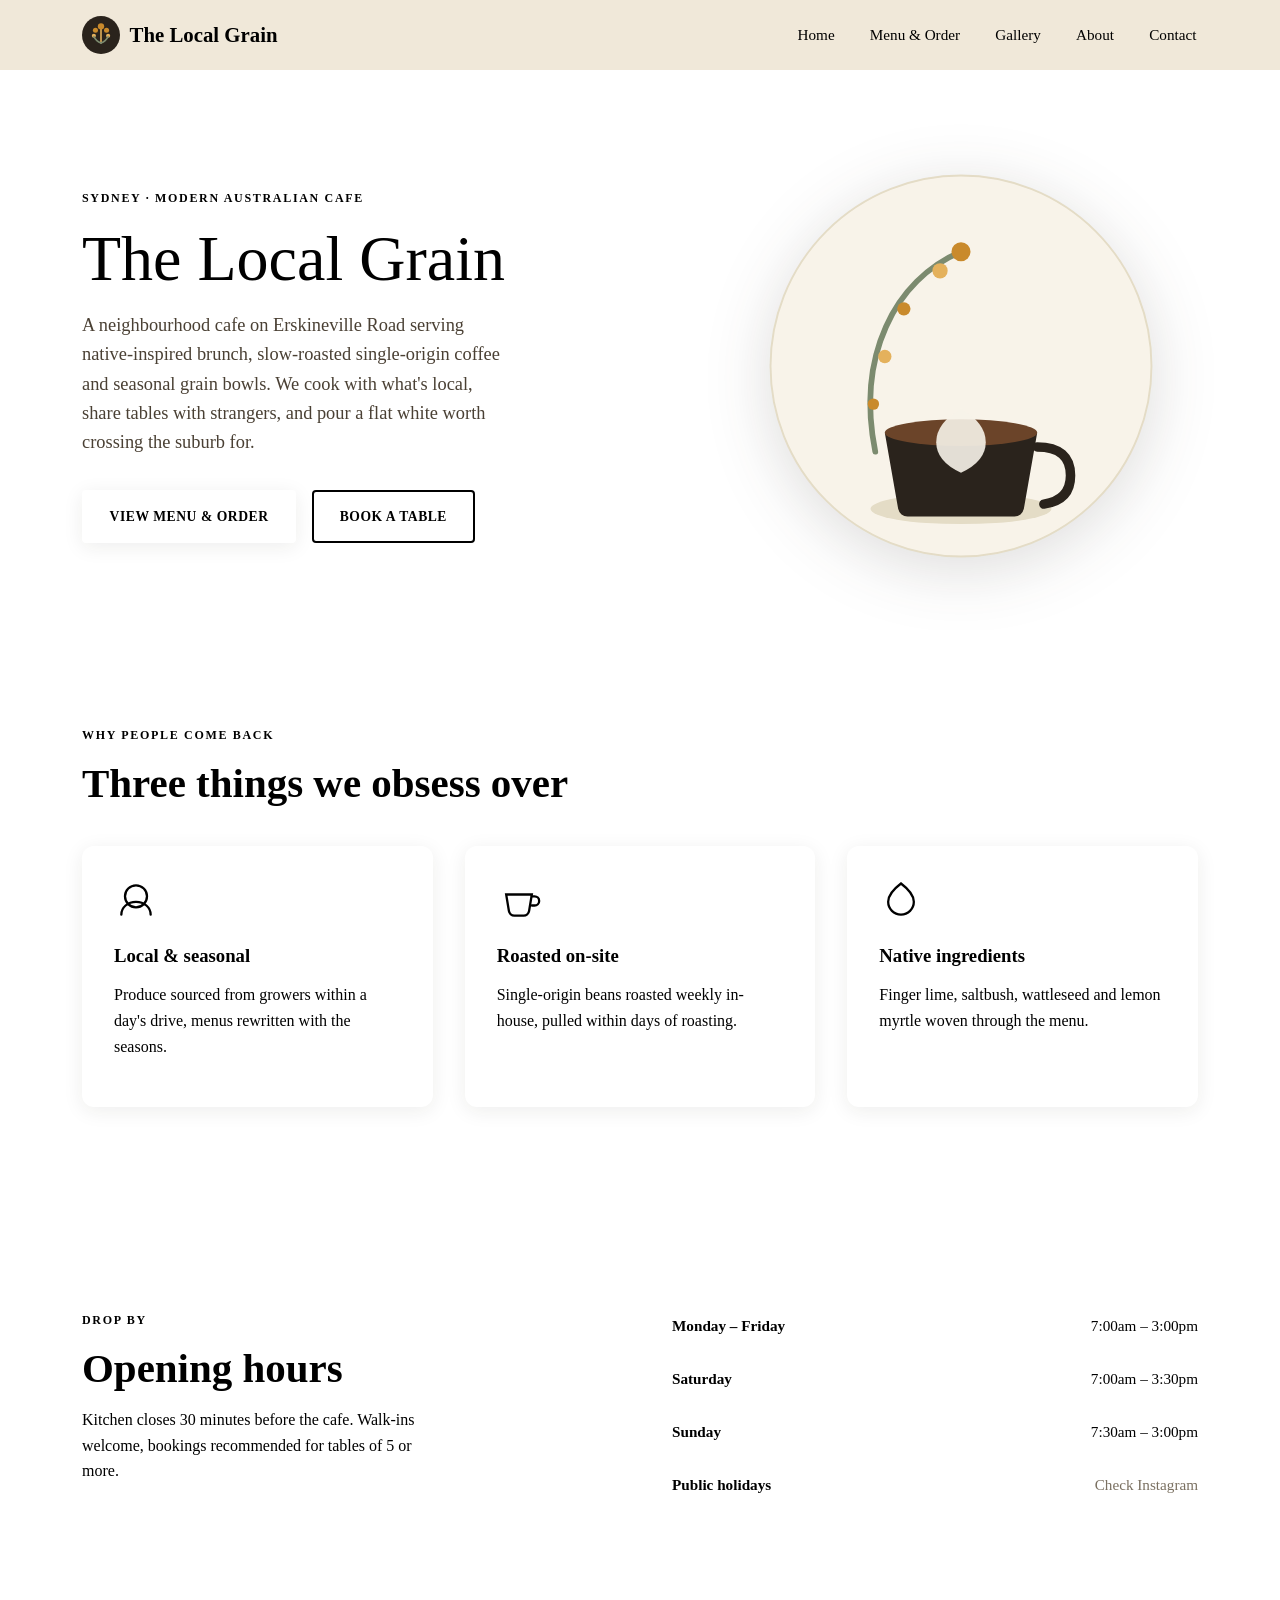
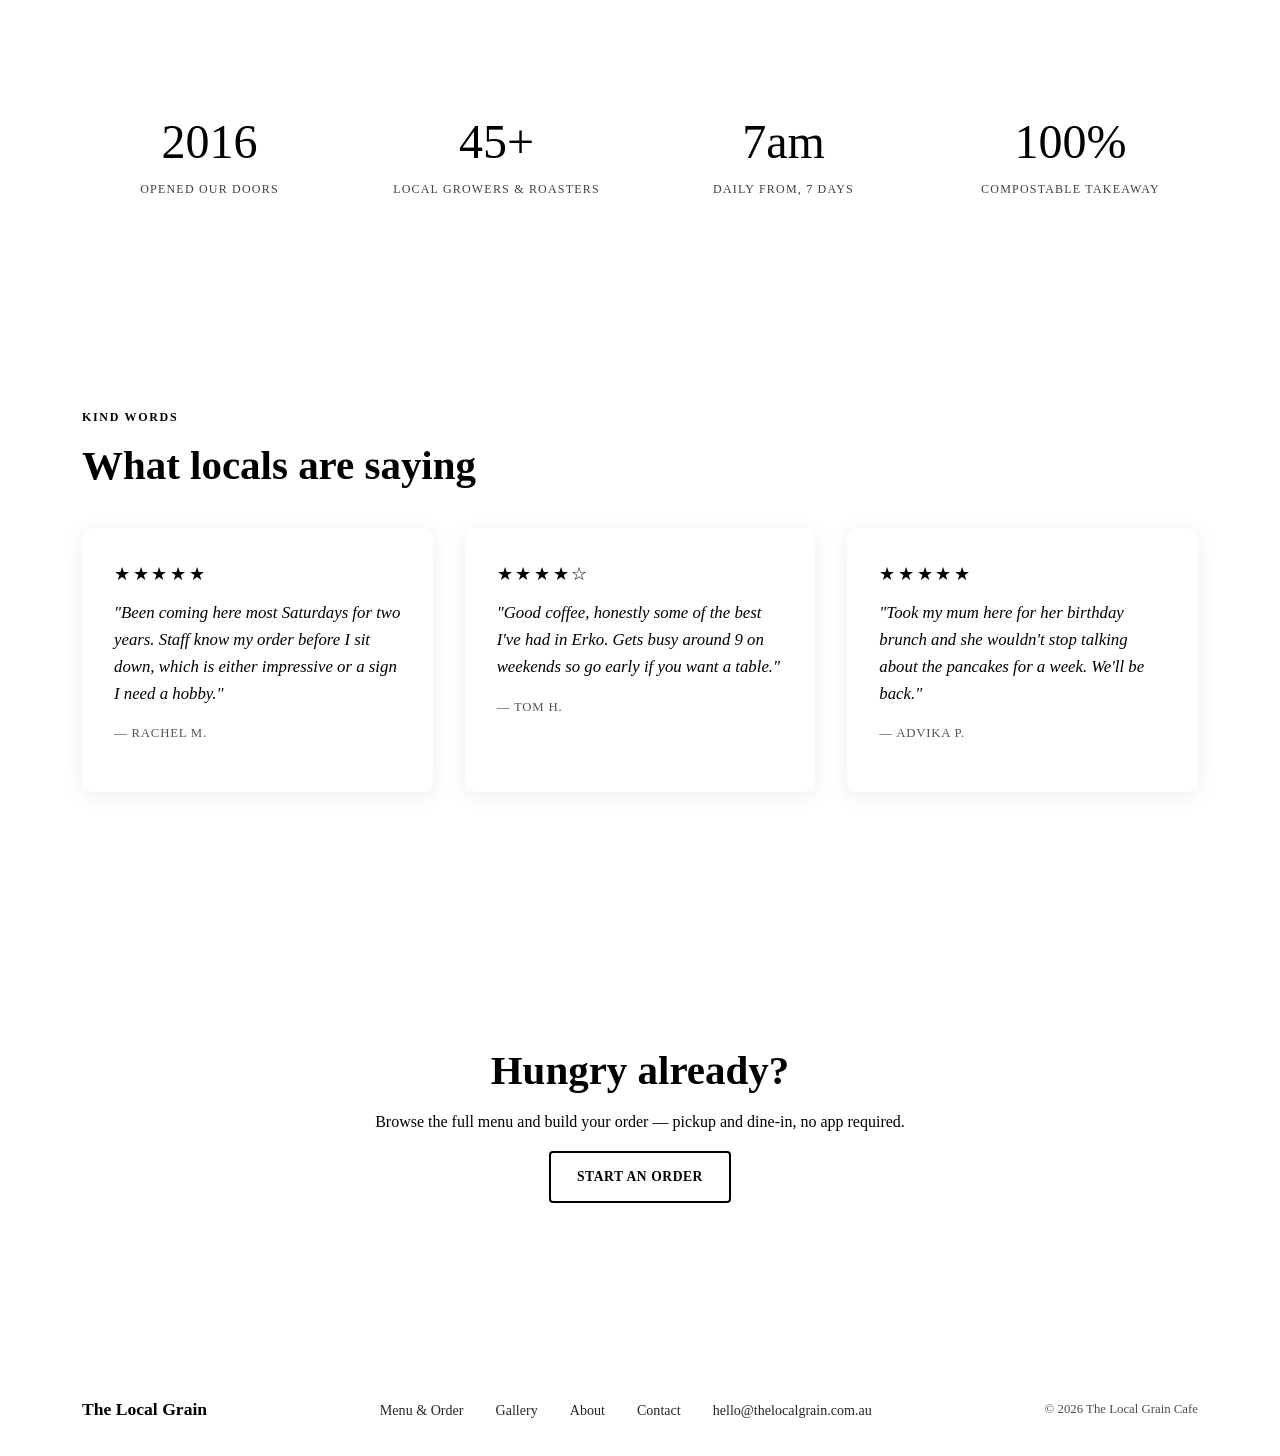
<file: index.html>
<!DOCTYPE html>
<html lang="en-AU">
<head>
<meta charset="UTF-8">
<meta name="viewport" content="width=device-width, initial-scale=1.0">
<title>The Local Grain — Modern Australian Cafe, Sydney</title>
<meta name="description" content="The Local Grain is a modern Australian all-day cafe in Sydney serving native-inspired brunch, single-origin coffee and seasonal grain bowls.">
<link rel="stylesheet" href="styles.css">
</head>
<body>
<a class="skip-link" href="#main">Skip to main content</a>

<header class="site-header">
  <div class="nav-wrap">
    <a class="brand" href="index.html">
      <svg width="38" height="38" viewBox="0 0 48 48" aria-hidden="true">
        <circle cx="24" cy="24" r="24" fill="#2a231c"/>
        <path d="M24 34 C24 34 24 22 24 14" stroke="#e4b15c" stroke-width="2" fill="none" stroke-linecap="round"/>
        <circle cx="24" cy="13" r="4" fill="#c98a2c"/>
        <circle cx="17" cy="18" r="3.2" fill="#c98a2c"/>
        <circle cx="31" cy="18" r="3.2" fill="#c98a2c"/>
        <circle cx="15" cy="25" r="2.6" fill="#e4b15c"/>
        <circle cx="33" cy="25" r="2.6" fill="#e4b15c"/>
        <path d="M24 34 q-6 -2 -9 -8" stroke="#7c8b6f" stroke-width="2" fill="none" stroke-linecap="round"/>
        <path d="M24 34 q6 -2 9 -8" stroke="#7c8b6f" stroke-width="2" fill="none" stroke-linecap="round"/>
      </svg>
      <span class="brand-name">The Local Grain</span>
    </a>
    <button class="nav-toggle" aria-expanded="false" aria-controls="primary-navigation" aria-label="Toggle menu"><span></span></button>
    <nav class="main-nav" id="primary-navigation" aria-label="Primary">
      <ul>
        <li><a href="index.html" aria-current="page">Home</a></li>
        <li><a href="menu.html">Menu &amp; Order</a></li>
        <li><a href="gallery.html">Gallery</a></li>
        <li><a href="about.html">About</a></li>
        <li><a href="contact.html">Contact</a></li>
      </ul>
    </nav>
  </div>
</header>

<main id="main">

  <section class="hero">
    <div class="container hero-grid">
      <div class="hero-copy">
        <p class="eyebrow">Sydney &middot; Modern Australian Cafe</p>
        <h1>The Local Grain</h1>
        <p class="lede">A neighbourhood cafe on Erskineville Road serving native-inspired brunch, slow-roasted single-origin coffee and seasonal grain bowls. We cook with what's local, share tables with strangers, and pour a flat white worth crossing the suburb for.</p>
        <div class="hero-actions">
          <a class="btn btn-primary" href="menu.html">View menu &amp; order</a>
          <a class="btn btn-secondary" href="contact.html">Book a table</a>
        </div>
      </div>
      <div class="hero-art">
        <svg viewBox="0 0 420 420" role="img" aria-labelledby="heroTitle">
          <title id="heroTitle">Illustration of a wattle branch curling around a steaming coffee cup</title>
          <circle cx="210" cy="210" r="200" fill="#f8f3e9"/>
          <circle cx="210" cy="210" r="200" fill="none" stroke="#e4dcc6" stroke-width="2"/>
          <path d="M120 300 C 100 200, 140 120, 210 90" stroke="#7c8b6f" stroke-width="6" fill="none" stroke-linecap="round"/>
          <circle cx="210" cy="90" r="10" fill="#c98a2c"/>
          <circle cx="188" cy="110" r="8" fill="#e4b15c"/>
          <circle cx="150" cy="150" r="7" fill="#c98a2c"/>
          <circle cx="130" cy="200" r="7" fill="#e4b15c"/>
          <circle cx="118" cy="250" r="6" fill="#c98a2c"/>
          <g transform="translate(210,240)">
            <ellipse cx="0" cy="120" rx="95" ry="16" fill="#e4dcc6"/>
            <path d="M-80 40 h160 l-14 80 a10 10 0 0 1 -10 8 h-112 a10 10 0 0 1 -10 -8 z" fill="#2a231c"/>
            <ellipse cx="0" cy="40" rx="80" ry="14" fill="#6b4429"/>
            <path d="M0 15 q26 15 26 35 q0 20 -26 32 q-26 -12 -26 -32 q0 -20 26 -35z" fill="#f8f3e9" opacity="0.9"/>
            <path d="M80 55 q35 0 35 30 q0 26 -28 30" stroke="#2a231c" stroke-width="10" fill="none" stroke-linecap="round"/>
          </g>
        </svg>
      </div>
    </div>
  </section>

  <section>
    <div class="container">
      <p class="eyebrow">Why people come back</p>
      <h2>Three things we obsess over</h2>
      <div class="feature-grid" style="margin-top: 2.5rem;">
        <article class="feature-card">
          <svg class="feature-icon" viewBox="0 0 48 48" fill="none" stroke="currentColor" stroke-width="2.5" aria-hidden="true">
            <circle cx="24" cy="20" r="12"/><path d="M8 40c0-8 7-14 16-14s16 6 16 14" stroke-linecap="round"/>
          </svg>
          <h3>Local &amp; seasonal</h3>
          <p>Produce sourced from growers within a day's drive, menus rewritten with the seasons.</p>
        </article>
        <article class="feature-card">
          <svg class="feature-icon" viewBox="0 0 48 48" fill="none" stroke="currentColor" stroke-width="2.5" aria-hidden="true">
            <path d="M10 18h28l-3 18a6 6 0 0 1-6 5H19a6 6 0 0 1-6-5z"/><path d="M38 20h3a5 5 0 0 1 0 10h-3" stroke-linecap="round"/>
          </svg>
          <h3>Roasted on-site</h3>
          <p>Single-origin beans roasted weekly in-house, pulled within days of roasting.</p>
        </article>
        <article class="feature-card">
          <svg class="feature-icon" viewBox="0 0 48 48" fill="none" stroke="currentColor" stroke-width="2.5" aria-hidden="true">
            <path d="M24 6c8 6 14 12 14 20a14 14 0 1 1-28 0c0-8 6-14 14-20z"/>
          </svg>
          <h3>Native ingredients</h3>
          <p>Finger lime, saltbush, wattleseed and lemon myrtle woven through the menu.</p>
        </article>
      </div>
    </div>
  </section>

  <section class="section-alt">
    <div class="container hours-layout">
      <div>
        <p class="eyebrow">Drop by</p>
        <h2>Opening hours</h2>
        <p style="max-width:44ch;">Kitchen closes 30 minutes before the cafe. Walk-ins welcome, bookings recommended for tables of 5 or more.</p>
      </div>
      <div>
        <table class="hours-table" aria-label="Opening hours">
          <tbody>
            <tr><td>Monday – Friday</td><td>7:00am – 3:00pm</td></tr>
            <tr><td>Saturday</td><td>7:00am – 3:30pm</td></tr>
            <tr><td>Sunday</td><td>7:30am – 3:00pm</td></tr>
            <tr class="closed"><td>Public holidays</td><td>Check Instagram</td></tr>
          </tbody>
        </table>
      </div>
    </div>
  </section>

  <section class="section-dark">
    <div class="container">
      <div class="stats-strip">
        <div><p class="stat-num">2016</p><p class="stat-label">Opened our doors</p></div>
        <div><p class="stat-num">45+</p><p class="stat-label">Local growers &amp; roasters</p></div>
        <div><p class="stat-num">7am</p><p class="stat-label">Daily from, 7 days</p></div>
        <div><p class="stat-num">100%</p><p class="stat-label">Compostable takeaway</p></div>
      </div>
    </div>
  </section>

  <section>
    <div class="container">
      <p class="eyebrow">Kind words</p>
      <h2>What locals are saying</h2>
      <div class="testimonial-grid" style="margin-top:2.5rem;">
        <article class="testimonial-card">
          <div class="testimonial-stars" aria-label="5 out of 5 stars">★★★★★</div>
          <p class="testimonial-quote">"Been coming here most Saturdays for two years. Staff know my order before I sit down, which is either impressive or a sign I need a hobby."</p>
          <p class="testimonial-author">— Rachel M.</p>
        </article>
        <article class="testimonial-card">
          <div class="testimonial-stars" aria-label="4 out of 5 stars">★★★★☆</div>
          <p class="testimonial-quote">"Good coffee, honestly some of the best I've had in Erko. Gets busy around 9 on weekends so go early if you want a table."</p>
          <p class="testimonial-author">— Tom H.</p>
        </article>
        <article class="testimonial-card">
          <div class="testimonial-stars" aria-label="5 out of 5 stars">★★★★★</div>
          <p class="testimonial-quote">"Took my mum here for her birthday brunch and she wouldn't stop talking about the pancakes for a week. We'll be back."</p>
          <p class="testimonial-author">— Advika P.</p>
        </article>
      </div>
    </div>
  </section>

  <section>
    <div class="container">
      <div class="cta-banner">
        <h2>Hungry already?</h2>
        <p>Browse the full menu and build your order — pickup and dine-in, no app required.</p>
        <a class="btn btn-secondary" style="background:var(--cream); color:var(--rust-clay-dark); border-color:var(--cream);" href="menu.html">Start an order</a>
      </div>
    </div>
  </section>

</main>

<footer class="site-footer">
  <div class="container footer-line">
    <a class="brand" href="index.html" style="color:var(--cream);">
      <span class="brand-name">The Local Grain</span>
    </a>
    <nav class="footer-nav" aria-label="Footer">
      <ul>
        <li><a href="menu.html">Menu &amp; Order</a></li>
        <li><a href="gallery.html">Gallery</a></li>
        <li><a href="about.html">About</a></li>
        <li><a href="contact.html">Contact</a></li>
        <li><a href="mailto:hello@thelocalgrain.com.au">hello@thelocalgrain.com.au</a></li>
      </ul>
    </nav>
    <p class="footer-copy">&copy; 2026 The Local Grain Cafe</p>
  </div>
</footer>

<script>
  var navToggle = document.querySelector('.nav-toggle');
  var mainNav = document.querySelector('.main-nav');
  navToggle.addEventListener('click', function () {
    var expanded = navToggle.getAttribute('aria-expanded') === 'true';
    navToggle.setAttribute('aria-expanded', String(!expanded));
    mainNav.classList.toggle('is-open');
  });
</script>
</body>
</html>
</file>
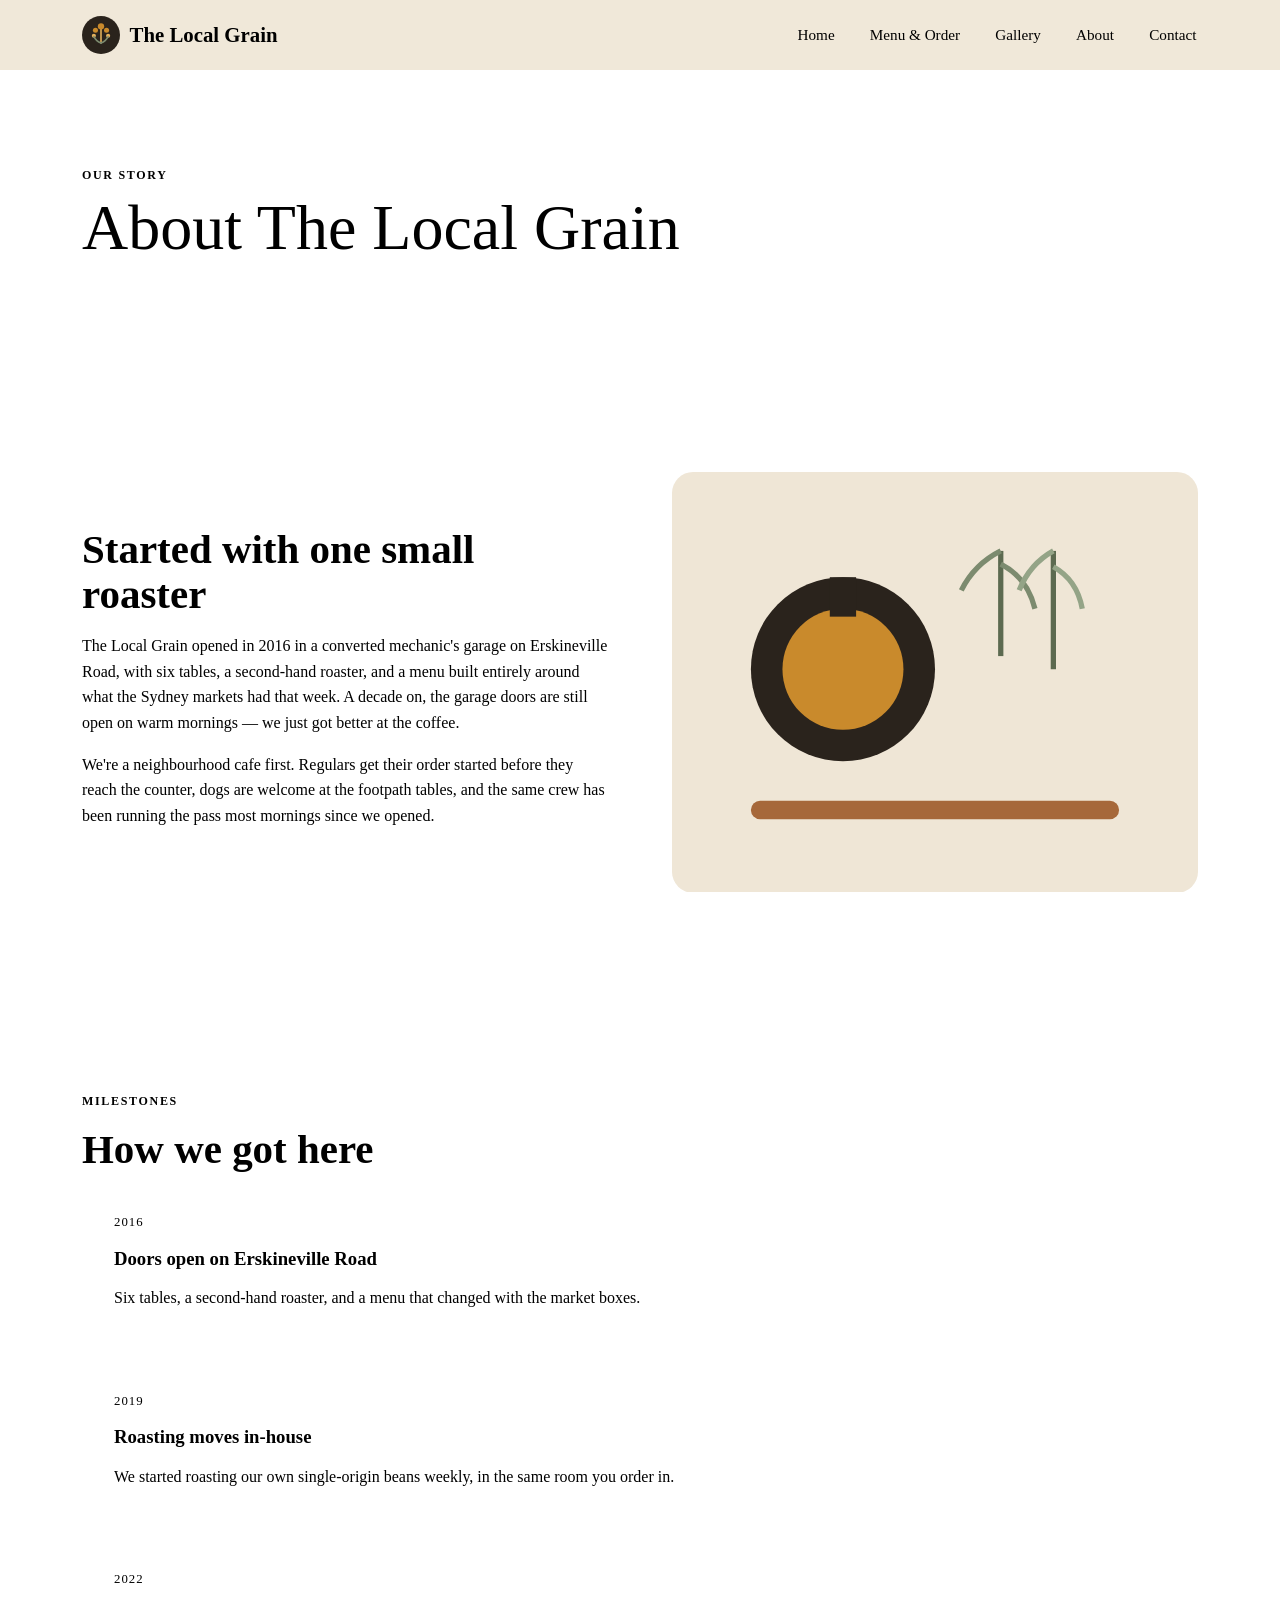
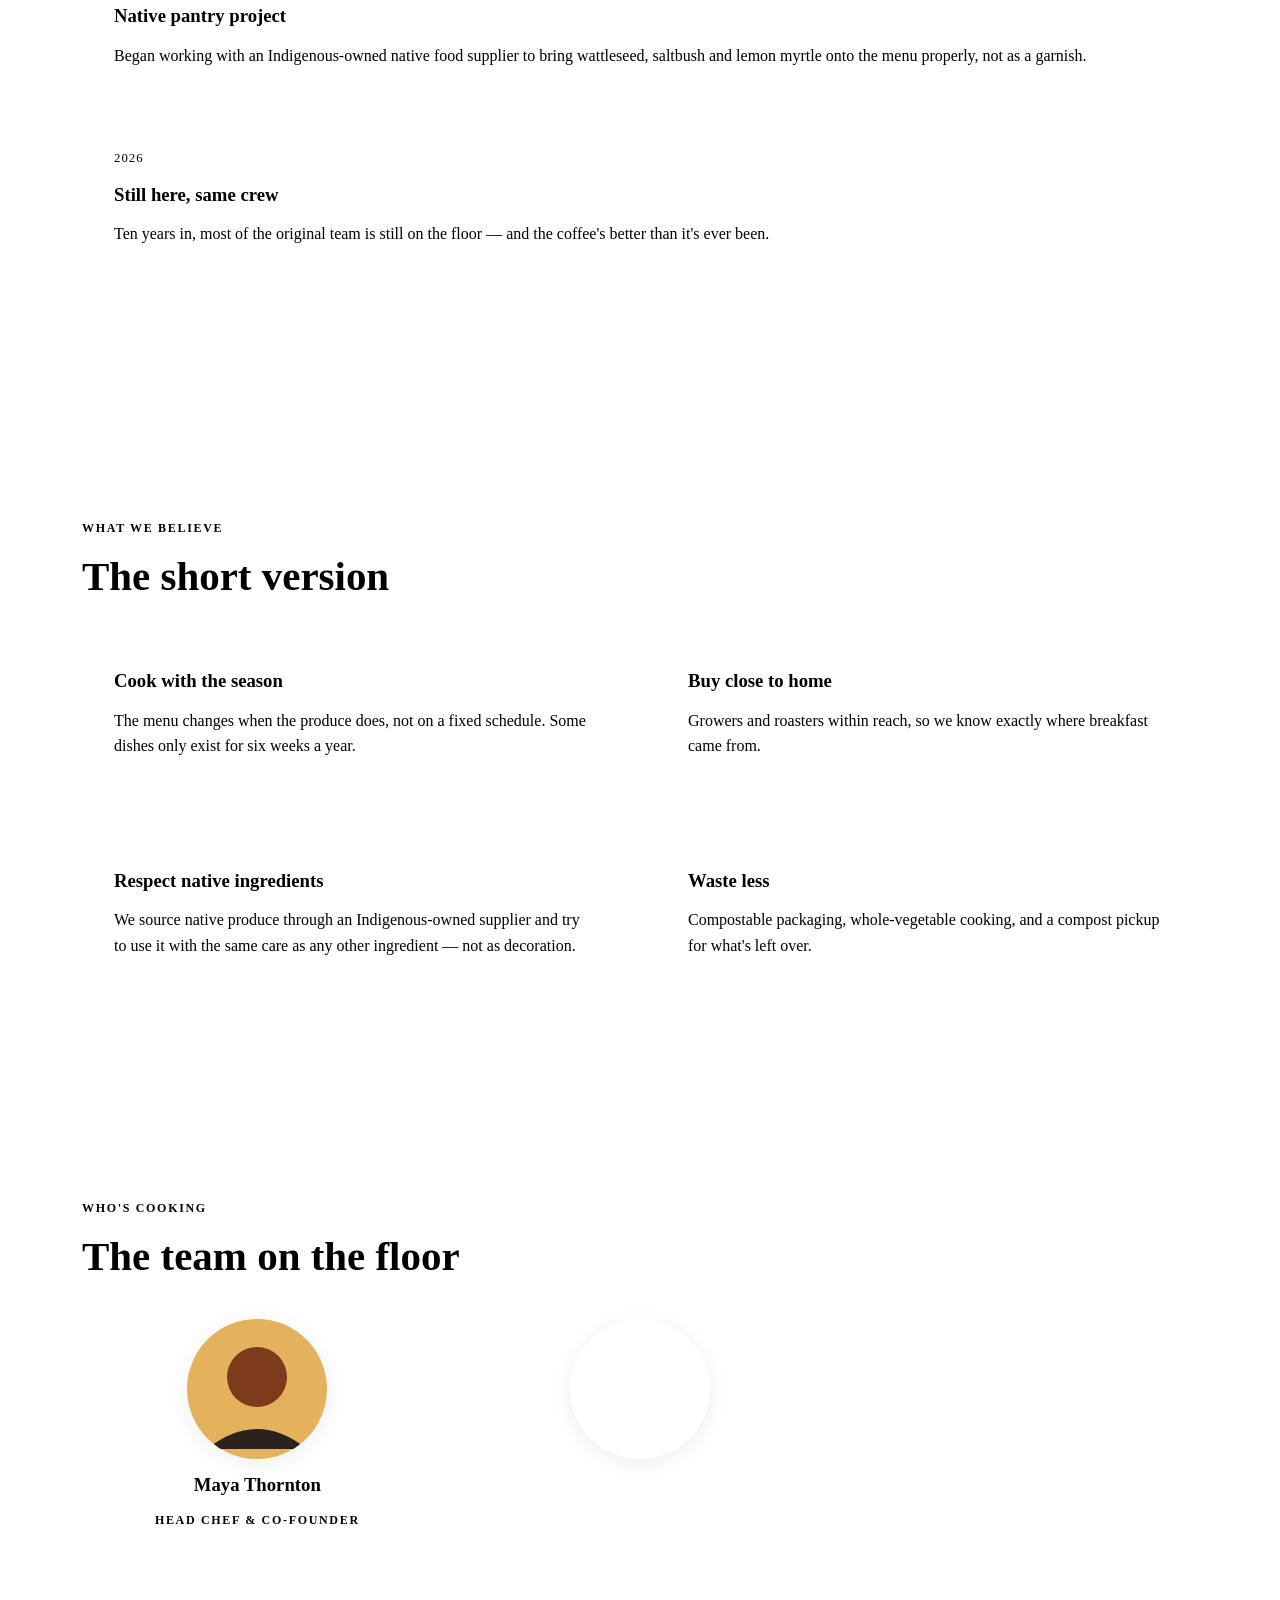
<file: about.html>
<!DOCTYPE html>
<html lang="en-AU">
<head>
<meta charset="UTF-8">
<meta name="viewport" content="width=device-width, initial-scale=1.0">
<title>About Us — The Local Grain</title>
<meta name="description" content="The story behind The Local Grain — a modern Australian cafe in Erskineville, Sydney.">
<link rel="stylesheet" href="styles.css">
</head>
<body>
<a class="skip-link" href="#main">Skip to main content</a>

<header class="site-header">
  <div class="nav-wrap">
    <a class="brand" href="index.html">
      <svg width="38" height="38" viewBox="0 0 48 48" aria-hidden="true">
        <circle cx="24" cy="24" r="24" fill="#2a231c"/>
        <path d="M24 34 C24 34 24 22 24 14" stroke="#e4b15c" stroke-width="2" fill="none" stroke-linecap="round"/>
        <circle cx="24" cy="13" r="4" fill="#c98a2c"/>
        <circle cx="17" cy="18" r="3.2" fill="#c98a2c"/>
        <circle cx="31" cy="18" r="3.2" fill="#c98a2c"/>
        <circle cx="15" cy="25" r="2.6" fill="#e4b15c"/>
        <circle cx="33" cy="25" r="2.6" fill="#e4b15c"/>
        <path d="M24 34 q-6 -2 -9 -8" stroke="#7c8b6f" stroke-width="2" fill="none" stroke-linecap="round"/>
        <path d="M24 34 q6 -2 9 -8" stroke="#7c8b6f" stroke-width="2" fill="none" stroke-linecap="round"/>
      </svg>
      <span class="brand-name">The Local Grain</span>
    </a>
    <button class="nav-toggle" aria-expanded="false" aria-controls="primary-navigation" aria-label="Toggle menu"><span></span></button>
    <nav class="main-nav" id="primary-navigation" aria-label="Primary">
      <ul>
        <li><a href="index.html">Home</a></li>
        <li><a href="menu.html">Menu &amp; Order</a></li>
        <li><a href="gallery.html">Gallery</a></li>
        <li><a href="about.html" aria-current="page">About</a></li>
        <li><a href="contact.html">Contact</a></li>
      </ul>
    </nav>
  </div>
</header>

<main id="main">

  <section class="page-hero">
    <div class="container">
      <p class="eyebrow">Our story</p>
      <h1>About The Local Grain</h1>
    </div>
  </section>

  <section>
    <div class="container about-grid">
      <div>
        <h2>Started with one small roaster</h2>
        <p>The Local Grain opened in 2016 in a converted mechanic's garage on Erskineville Road, with six tables, a second-hand roaster, and a menu built entirely around what the Sydney markets had that week. A decade on, the garage doors are still open on warm mornings — we just got better at the coffee.</p>
        <p>We're a neighbourhood cafe first. Regulars get their order started before they reach the counter, dogs are welcome at the footpath tables, and the same crew has been running the pass most mornings since we opened.</p>
      </div>
      <div>
        <svg viewBox="0 0 400 320" role="img" aria-labelledby="aboutArt">
          <title id="aboutArt">Illustration of the cafe's roaster and hanging herbs</title>
          <rect width="400" height="320" rx="16" fill="#efe6d6"/>
          <circle cx="130" cy="150" r="70" fill="#2a231c"/>
          <circle cx="130" cy="150" r="46" fill="#c98a2c"/>
          <rect x="120" y="80" width="20" height="30" fill="#2a231c"/>
          <path d="M250 60 q0 40 0 80" stroke="#5c6a50" stroke-width="4"/>
          <path d="M250 60 q-20 10 -30 30" stroke="#7c8b6f" stroke-width="4" fill="none"/>
          <path d="M250 70 q20 10 26 34" stroke="#7c8b6f" stroke-width="4" fill="none"/>
          <path d="M290 60 q0 46 0 90" stroke="#5c6a50" stroke-width="4"/>
          <path d="M290 60 q-18 10 -26 30" stroke="#94a487" stroke-width="4" fill="none"/>
          <path d="M290 72 q18 10 22 32" stroke="#94a487" stroke-width="4" fill="none"/>
          <rect x="60" y="250" width="280" height="14" rx="7" fill="#a6683a"/>
        </svg>
      </div>
    </div>
  </section>

  <section class="section-alt">
    <div class="container">
      <p class="eyebrow">Milestones</p>
      <h2>How we got here</h2>
      <ul class="timeline" style="margin-top:2.5rem;">
        <li>
          <p class="year">2016</p>
          <h3>Doors open on Erskineville Road</h3>
          <p>Six tables, a second-hand roaster, and a menu that changed with the market boxes.</p>
        </li>
        <li>
          <p class="year">2019</p>
          <h3>Roasting moves in-house</h3>
          <p>We started roasting our own single-origin beans weekly, in the same room you order in.</p>
        </li>
        <li>
          <p class="year">2022</p>
          <h3>Native pantry project</h3>
          <p>Began working with an Indigenous-owned native food supplier to bring wattleseed, saltbush and lemon myrtle onto the menu properly, not as a garnish.</p>
        </li>
        <li>
          <p class="year">2026</p>
          <h3>Still here, same crew</h3>
          <p>Ten years in, most of the original team is still on the floor — and the coffee's better than it's ever been.</p>
        </li>
      </ul>
    </div>
  </section>

  <section>
    <div class="container">
      <p class="eyebrow">What we believe</p>
      <h2>The short version</h2>
      <div class="values-grid" style="margin-top:2.5rem;">
        <div class="value-card">
          <h3>Cook with the season</h3>
          <p>The menu changes when the produce does, not on a fixed schedule. Some dishes only exist for six weeks a year.</p>
        </div>
        <div class="value-card">
          <h3>Buy close to home</h3>
          <p>Growers and roasters within reach, so we know exactly where breakfast came from.</p>
        </div>
        <div class="value-card">
          <h3>Respect native ingredients</h3>
          <p>We source native produce through an Indigenous-owned supplier and try to use it with the same care as any other ingredient — not as decoration.</p>
        </div>
        <div class="value-card">
          <h3>Waste less</h3>
          <p>Compostable packaging, whole-vegetable cooking, and a compost pickup for what's left over.</p>
        </div>
      </div>
    </div>
  </section>

  <section class="section-alt">
    <div class="container">
      <p class="eyebrow">Who's cooking</p>
      <h2>The team on the floor</h2>
      <div class="team-grid" style="margin-top:2.5rem;">
        <div class="team-card">
          <div class="team-avatar">
            <svg viewBox="0 0 140 140" role="img" aria-labelledby="p1"><title id="p1">Illustrated portrait of Maya Thornton</title>
              <rect width="140" height="140" fill="#e4b15c"/>
              <circle cx="70" cy="58" r="30" fill="#7e3b1c"/>
              <path d="M20 130 q50 -40 100 0z" fill="#2a231c"/>
            </svg>
          </div>
          <h3>Maya Thornton</h3>
          <p class="eyebrow">Head Chef &amp; Co-founder</p>
        </div>
        <div class="team-card">
          <div class="team-avatar">
            <svg
</file>
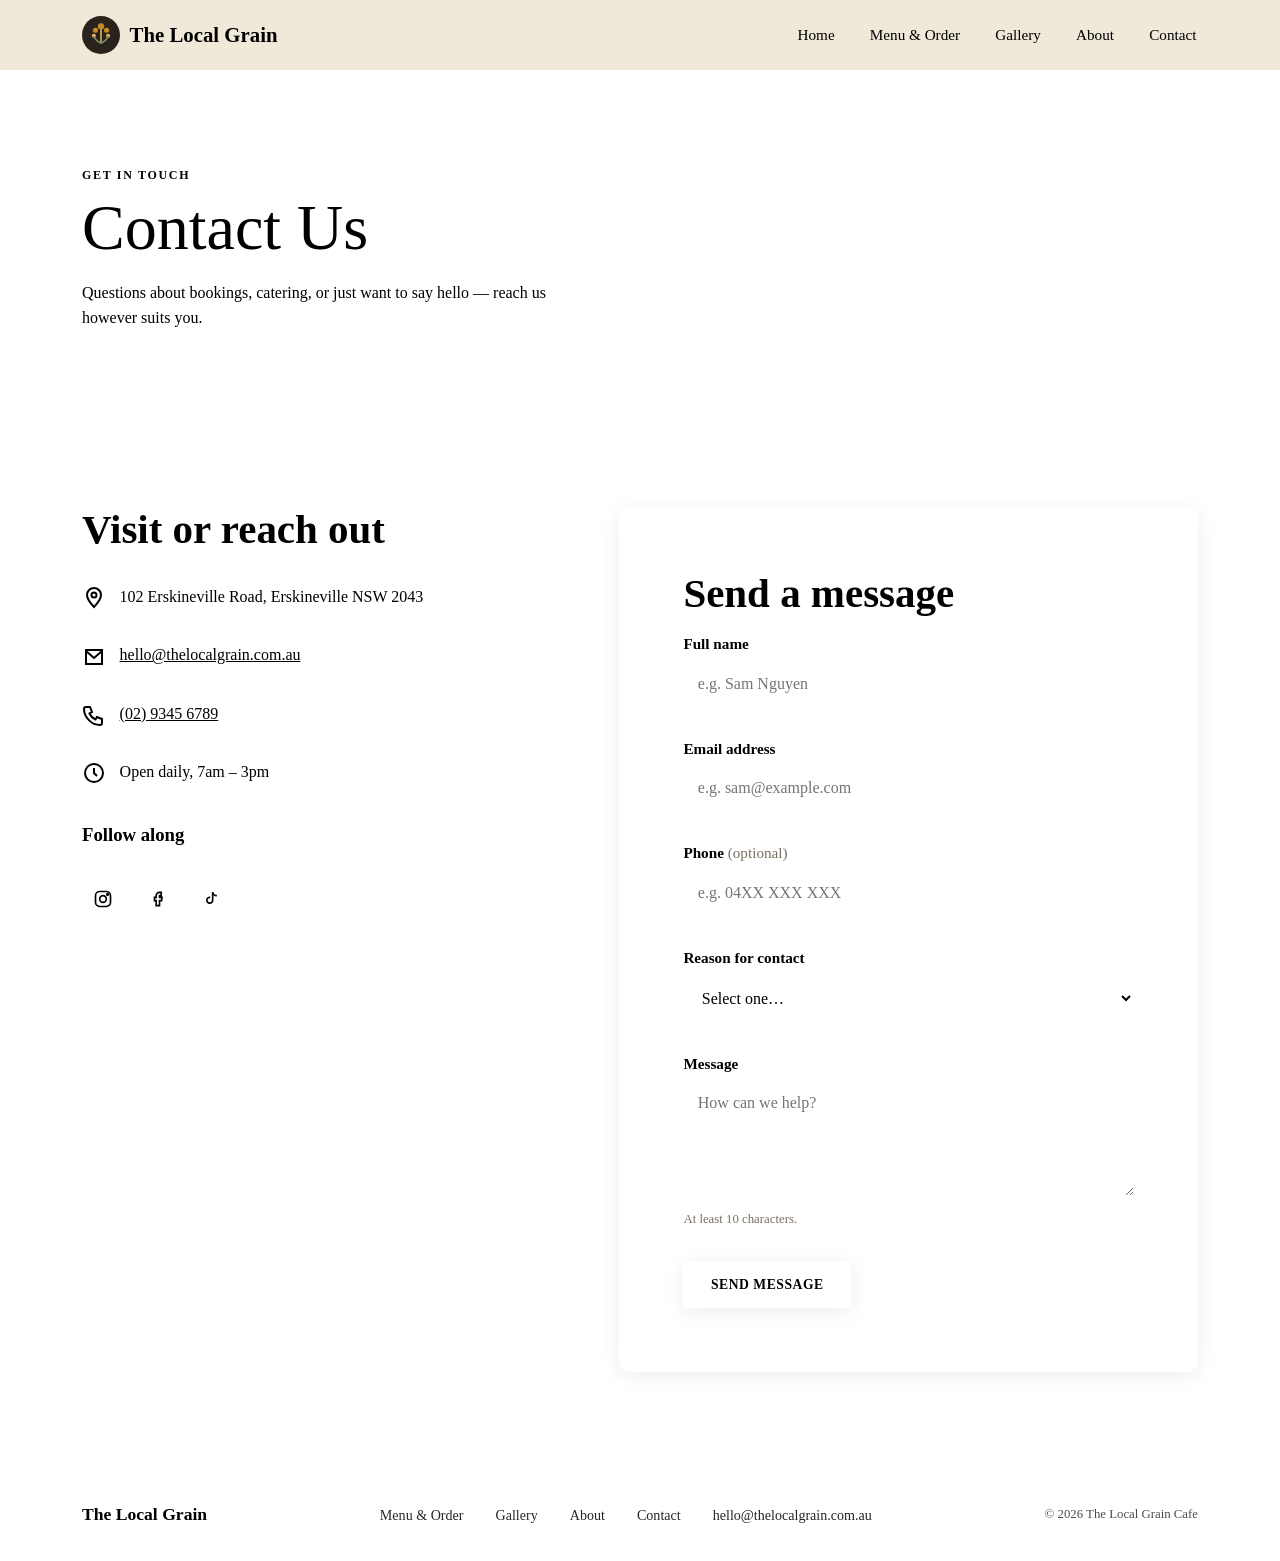
<file: contact.html>
<!DOCTYPE html>
<html lang="en-AU">
<head>
<meta charset="UTF-8">
<meta name="viewport" content="width=device-width, initial-scale=1.0">
<title>Contact Us — The Local Grain</title>
<meta name="description" content="Get in touch with The Local Grain cafe — visit us in Erskineville, email, call, or send a message.">
<link rel="stylesheet" href="styles.css">
</head>
<body>
<a class="skip-link" href="#main">Skip to main content</a>

<header class="site-header">
  <div class="nav-wrap">
    <a class="brand" href="index.html">
      <svg width="38" height="38" viewBox="0 0 48 48" aria-hidden="true">
        <circle cx="24" cy="24" r="24" fill="#2a231c"/>
        <path d="M24 34 C24 34 24 22 24 14" stroke="#e4b15c" stroke-width="2" fill="none" stroke-linecap="round"/>
        <circle cx="24" cy="13" r="4" fill="#c98a2c"/>
        <circle cx="17" cy="18" r="3.2" fill="#c98a2c"/>
        <circle cx="31" cy="18" r="3.2" fill="#c98a2c"/>
        <circle cx="15" cy="25" r="2.6" fill="#e4b15c"/>
        <circle cx="33" cy="25" r="2.6" fill="#e4b15c"/>
        <path d="M24 34 q-6 -2 -9 -8" stroke="#7c8b6f" stroke-width="2" fill="none" stroke-linecap="round"/>
        <path d="M24 34 q6 -2 9 -8" stroke="#7c8b6f" stroke-width="2" fill="none" stroke-linecap="round"/>
      </svg>
      <span class="brand-name">The Local Grain</span>
    </a>
    <button class="nav-toggle" aria-expanded="false" aria-controls="primary-navigation" aria-label="Toggle menu"><span></span></button>
    <nav class="main-nav" id="primary-navigation" aria-label="Primary">
      <ul>
        <li><a href="index.html">Home</a></li>
        <li><a href="menu.html">Menu &amp; Order</a></li>
        <li><a href="gallery.html">Gallery</a></li>
        <li><a href="about.html">About</a></li>
        <li><a href="contact.html" aria-current="page">Contact</a></li>
      </ul>
    </nav>
  </div>
</header>

<main id="main">

  <section class="page-hero">
    <div class="container">
      <p class="eyebrow">Get in touch</p>
      <h1>Contact Us</h1>
      <p style="max-width:60ch;">Questions about bookings, catering, or just want to say hello — reach us however suits you.</p>
    </div>
  </section>

  <section style="padding-top: 4rem;">
    <div class="container contact-layout">

      <div>
        <h2>Visit or reach out</h2>
        <ul class="contact-info-list">
          <li>
            <svg viewBox="0 0 24 24" fill="none" stroke="currentColor" stroke-width="2" aria-hidden="true"><path d="M12 21s7-7.5 7-12a7 7 0 1 0-14 0c0 4.5 7 12 7 12z"/><circle cx="12" cy="9" r="2.5"/></svg>
            <span>102 Erskineville Road, Erskineville NSW 2043</span>
          </li>
          <li>
            <svg viewBox="0 0 24 24" fill="none" stroke="currentColor" stroke-width="2" aria-hidden="true"><path d="M4 5h16v14H4z"/><path d="m4 6 8 7 8-7"/></svg>
            <a href="mailto:hello@thelocalgrain.com.au">hello@thelocalgrain.com.au</a>
          </li>
          <li>
            <svg viewBox="0 0 24 24" fill="none" stroke="currentColor" stroke-width="2" aria-hidden="true"><path d="M4 4h4l2 5-2.5 1.5a12 12 0 0 0 6 6L15 14l5 2v4a2 2 0 0 1-2 2C9.7 22 2 14.3 2 6a2 2 0 0 1 2-2z"/></svg>
            <a href="tel:+61293456789">(02) 9345 6789</a>
          </li>
          <li>
            <svg viewBox="0 0 24 24" fill="none" stroke="currentColor" stroke-width="2" aria-hidden="true"><circle cx="12" cy="12" r="9"/><path d="M12 7v5l3 3"/></svg>
            <span>Open daily, 7am – 3pm</span>
          </li>
        </ul>

        <h3 style="margin-top:2.5rem;">Follow along</h3>
        <div class="social-row">
          <a href="https://instagram.com" aria-label="The Local Grain on Instagram">
            <svg viewBox="0 0 24 24" fill="none" stroke="currentColor" stroke-width="2" aria-hidden="true"><rect x="3" y="3" width="18" height="18" rx="5"/><circle cx="12" cy="12" r="4"/><circle cx="17.5" cy="6.5" r="1"/></svg>
          </a>
          <a href="https://facebook.com" aria-label="The Local Grain on Facebook">
            <svg viewBox="0 0 24 24" fill="none" stroke="currentColor" stroke-width="2" aria-hidden="true"><path d="M15 8h2V4h-2a4 4 0 0 0-4 4v2H9v4h2v6h4v-6h2.5l.5-4H15z"/></svg>
          </a>
          <a href="https://tiktok.com" aria-label="The Local Grain on TikTok">
            <svg viewBox="0 0 24 24" fill="none" stroke="currentColor" stroke-width="2" aria-hidden="true"><path d="M14 4v9.5a3.5 3.5 0 1 1-3-3.46"/><path d="M14 4c.5 2.5 2.2 4 5 4"/></svg>
          </a>
        </div>
      </div>

      <div class="form-card">
        <h2>Send a message</h2>
        <p class="form-feedback" role="alert"></p>

        <form class="contact-form" novalidate>

          <div class="form-row">
            <label for="fullName">Full name</label>
            <input type="text" id="fullName" name="fullName" required minlength="2"
                   placeholder="e.g. Sam Nguyen"
                   data-error-required="Please tell us your name.">
            <p class="error-msg" role="alert"></p>
          </div>

          <div class="form-row">
            <label for="email">Email address</label>
            <input type="email" id="email" name="email" required
                   placeholder="e.g. sam@example.com"
                   data-error-required="Please enter your email address.">
            <p class="error-msg" role="alert"></p>
          </div>

          <div class="form-row">
            <label for="phone">Phone <span style="font-weight:400; color:#7a7061;">(optional)</span></label>
            <input type="tel" id="phone" name="phone"
                   pattern="^[0-9 ()+-]{6,}$"
                   placeholder="e.g. 04XX XXX XXX"
                   data-error-pattern="Please enter a valid phone number (digits, spaces, + and - only).">
            <p class="error-msg" role="alert"></p>
          </div>

          <div class="form-row">
            <label for="reason">Reason for contact</label>
            <select id="reason" name="reason" required data-error-required="Please choose a reason.">
              <option value="">Select one&hellip;</option>
              <option value="booking">Table booking</option>
              <option value="catering">Catering enquiry</option>
              <option value="feedback">Feedback</option>
              <option value="other">Something else</option>
            </select>
            <p class="error-msg" role="alert"></p>
          </div>

          <div class="form-row">
            <label for="message">Message</label>
            <textarea id="message" name="message" rows="5" required minlength="10"
                      placeholder="How can we help?"
                      data-error-required="Please add a short message."></textarea>
            <span class="hint">At least 10 characters.</span>
            <p class="error-msg" role="alert"></p>
          </div>

          <button class="btn btn-primary" type="submit">Send message</button>
        </form>
      </div>

    </div>
  </section>

</main>

<footer class="site-footer">
  <div class="container footer-line">
    <a class="brand" href="index.html" style="color:var(--cream);">
      <span class="brand-name">The Local Grain</span>
    </a>
    <nav class="footer-nav" aria-label="Footer">
      <ul>
        <li><a href="menu.html">Menu &amp; Order</a></li>
        <li><a href="gallery.html">Gallery</a></li>
        <li><a href="about.html">About</a></li>
        <li><a href="contact.html">Contact</a></li>
        <li><a href="mailto:hello@thelocalgrain.com.au">hello@thelocalgrain.com.au</a></li>
      </ul>
    </nav>
    <p class="footer-copy">&copy; 2026 The Local Grain Cafe</p>
  </div>
</footer>

<script>
  var navToggle = document.querySelector('.nav-toggle');
  var mainNav = document.querySelector('.main-nav');
  navToggle.addEventListener('click', function () {
    var expanded = navToggle.getAttribute('aria-expanded') === 'true';
    navToggle.setAttribute('aria-expanded', String(!expanded));
    mainNav.classList.toggle('is-open');
  });

  var form = document.querySelector('.contact-form');
  var feedbackBox = document.querySelector('.form-feedback');

  function showError(row, message) {
    row.classList.add('has-error');
    var msg = row.querySelector('.error-msg');
    if (msg) msg.textContent = message;
  }
  function clearError(row) {
    row.classList.remove('has-error');
  }
  function validateField(field) {
    var row = field.closest('.form-row');
    if (!row) return true;
    if (field.validity.valueMissing) {
      showError(row, field.dataset.errorRequired || 'This field is required.');
      return false;
    }
    if (field.validity.typeMismatch && field.type === 'email') {
      showError(row, 'Please enter a valid email address, e.g. name@example.com.');
      return false;
    }
    if (field.validity.tooShort) {
      showError(row, 'Please enter at least ' + field.minLength + ' characters.');
      return false;
    }
    if (field.validity.patternMismatch) {
      showError(row, field.dataset.errorPattern || 'Please match the requested format.');
      return false;
    }
    clearError(row);
    return true;
  }

  form.querySelectorAll('input, textarea, select').forEach(function (field) {
    field.addEventListener('blur', function () { validateField(field); });
    field.addEventListener('input', function () {
      if (field.closest('.form-row').classList.contains('has-error')) {
        validateField(field);
      }
    });
  });

  form.addEventListener('submit', function (e) {
    e.preventDefault();
    var fields = form.querySelectorAll('input, textarea, select');
    var allValid = true;
    fields.forEach(function (field) {
      if (!validateField(field)) allValid = false;
    });

    feedbackBox.classList.remove('success', 'error');
    if (allValid) {
      feedbackBox.classList.add('success', 'is-visible');
      feedbackBox.textContent = 'Thanks — your message has been received. We reply to most enquiries within one business day. (This is a static prototype, so no message was actually sent.)';
      form.reset();
    } else {
      feedbackBox.classList.add('error', 'is-visible');
      feedbackBox.textContent = 'Please fix the highlighted fields and try again.';
      var firstError = form.querySelector('.form-row.has-error input, .form-row.has-error textarea');
      if (firstError) firstError.focus();
    }
    feedbackBox.scrollIntoView({ behavior: 'smooth', block: 'nearest' });
  });
</script>
</body>
</html>
</file>
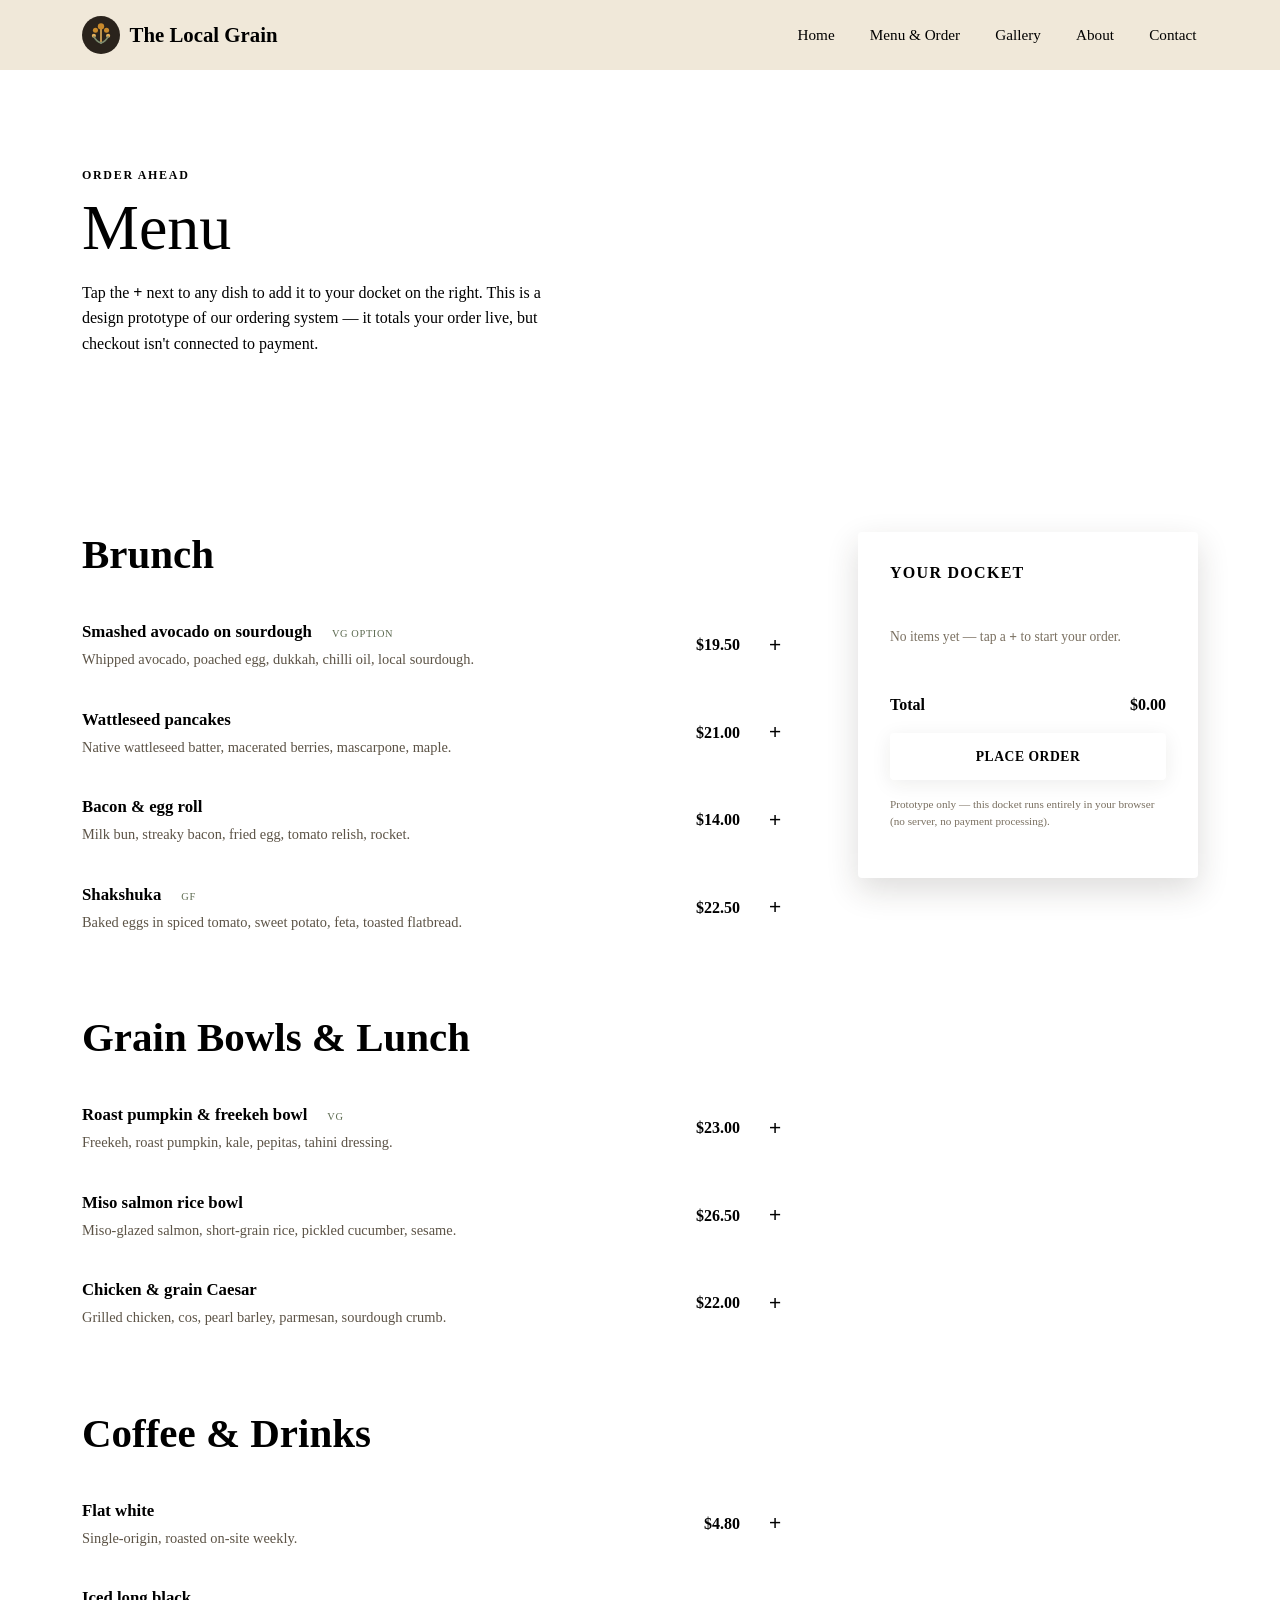
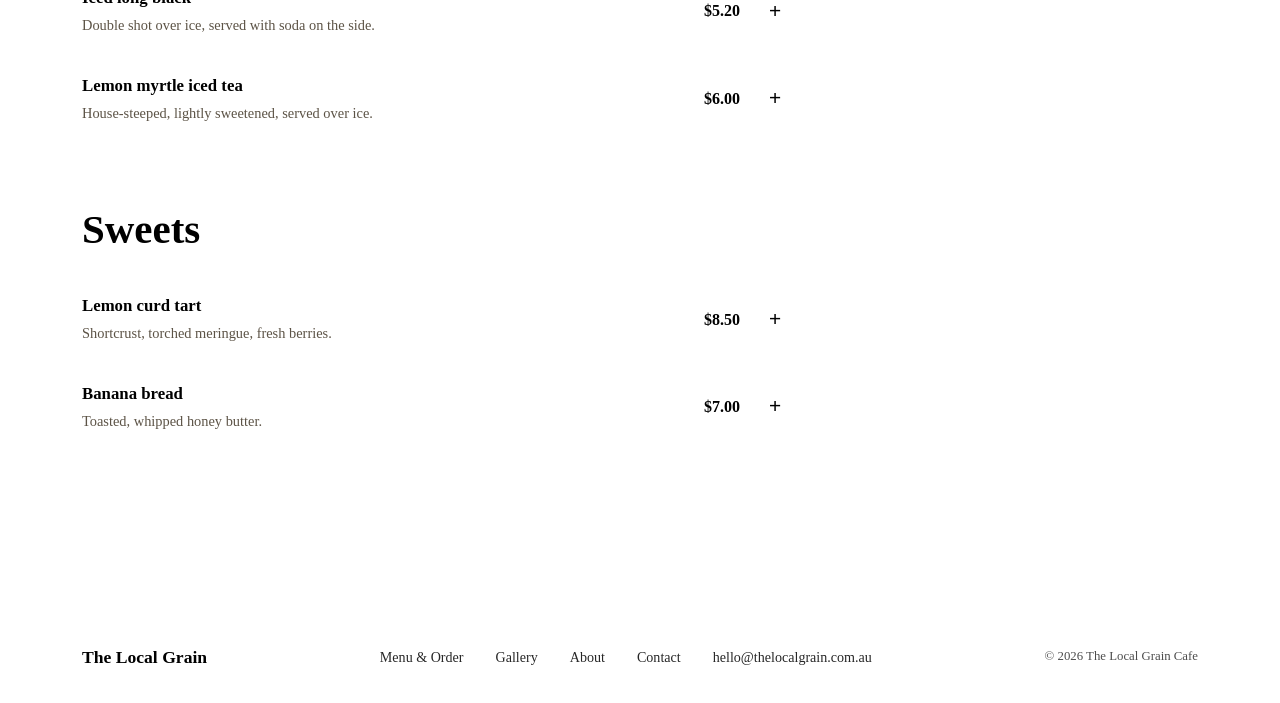
<file: menu.html>
<!DOCTYPE html>
<html lang="en-AU">
<head>
<meta charset="UTF-8">
<meta name="viewport" content="width=device-width, initial-scale=1.0">
<title>Menu & Order — The Local Grain</title>
<meta name="description" content="Browse the The Local Grain menu and build your order docket — brunch, coffee, grain bowls and sweets.">
<link rel="stylesheet" href="styles.css">
</head>
<body>
<a class="skip-link" href="#main">Skip to main content</a>

<header class="site-header">
  <div class="nav-wrap">
    <a class="brand" href="index.html">
      <svg width="38" height="38" viewBox="0 0 48 48" aria-hidden="true">
        <circle cx="24" cy="24" r="24" fill="#2a231c"/>
        <path d="M24 34 C24 34 24 22 24 14" stroke="#e4b15c" stroke-width="2" fill="none" stroke-linecap="round"/>
        <circle cx="24" cy="13" r="4" fill="#c98a2c"/>
        <circle cx="17" cy="18" r="3.2" fill="#c98a2c"/>
        <circle cx="31" cy="18" r="3.2" fill="#c98a2c"/>
        <circle cx="15" cy="25" r="2.6" fill="#e4b15c"/>
        <circle cx="33" cy="25" r="2.6" fill="#e4b15c"/>
        <path d="M24 34 q-6 -2 -9 -8" stroke="#7c8b6f" stroke-width="2" fill="none" stroke-linecap="round"/>
        <path d="M24 34 q6 -2 9 -8" stroke="#7c8b6f" stroke-width="2" fill="none" stroke-linecap="round"/>
      </svg>
      <span class="brand-name">The Local Grain</span>
    </a>
    <button class="nav-toggle" aria-expanded="false" aria-controls="primary-navigation" aria-label="Toggle menu"><span></span></button>
    <nav class="main-nav" id="primary-navigation" aria-label="Primary">
      <ul>
        <li><a href="index.html">Home</a></li>
        <li><a href="menu.html" aria-current="page">Menu &amp; Order</a></li>
        <li><a href="gallery.html">Gallery</a></li>
        <li><a href="about.html">About</a></li>
        <li><a href="contact.html">Contact</a></li>
      </ul>
    </nav>
  </div>
</header>

<main id="main">

  <section class="page-hero">
    <div class="container">
      <p class="eyebrow">Order ahead</p>
      <h1>Menu</h1>
      <p style="max-width:60ch;">Tap the <strong>+</strong> next to any dish to add it to your docket on the right. This is a design prototype of our ordering system — it totals your order live, but checkout isn't connected to payment.</p>
    </div>
  </section>

  <section style="padding-top: 4rem;">
    <div class="container menu-layout">

      <div>

        <div class="menu-category">
          <h2>Brunch</h2>

          <div class="menu-item">
            <div>
              <span class="menu-item-name">Smashed avocado on sourdough</span>
              <span class="menu-item-tag">VG option</span>
              <p class="menu-item-desc">Whipped avocado, poached egg, dukkah, chilli oil, local sourdough.</p>
            </div>
            <span class="menu-item-price">$19.50</span>
            <button class="menu-item-add" type="button" aria-label="Add smashed avocado on sourdough to order">+</button>
          </div>

          <div class="menu-item">
            <div>
              <span class="menu-item-name">Wattleseed pancakes</span>
              <p class="menu-item-desc">Native wattleseed batter, macerated berries, mascarpone, maple.</p>
            </div>
            <span class="menu-item-price">$21.00</span>
            <button class="menu-item-add" type="button" aria-label="Add wattleseed pancakes to order">+</button>
          </div>

          <div class="menu-item">
            <div>
              <span class="menu-item-name">Bacon &amp; egg roll</span>
              <p class="menu-item-desc">Milk bun, streaky bacon, fried egg, tomato relish, rocket.</p>
            </div>
            <span class="menu-item-price">$14.00</span>
            <button class="menu-item-add" type="button" aria-label="Add bacon and egg roll to order">+</button>
          </div>

          <div class="menu-item">
            <div>
              <span class="menu-item-name">Shakshuka</span>
              <span class="menu-item-tag">GF</span>
              <p class="menu-item-desc">Baked eggs in spiced tomato, sweet potato, feta, toasted flatbread.</p>
            </div>
            <span class="menu-item-price">$22.50</span>
            <button class="menu-item-add" type="button" aria-label="Add shakshuka to order">+</button>
          </div>
        </div>

        <div class="menu-category">
          <h2>Grain Bowls &amp; Lunch</h2>

          <div class="menu-item">
            <div>
              <span class="menu-item-name">Roast pumpkin &amp; freekeh bowl</span>
              <span class="menu-item-tag">VG</span>
              <p class="menu-item-desc">Freekeh, roast pumpkin, kale, pepitas, tahini dressing.</p>
            </div>
            <span class="menu-item-price">$23.00</span>
            <button class="menu-item-add" type="button" aria-label="Add roast pumpkin and freekeh bowl to order">+</button>
          </div>

          <div class="menu-item">
            <div>
              <span class="menu-item-name">Miso salmon rice bowl</span>
              <p class="menu-item-desc">Miso-glazed salmon, short-grain rice, pickled cucumber, sesame.</p>
            </div>
            <span class="menu-item-price">$26.50</span>
            <button class="menu-item-add" type="button" aria-label="Add miso salmon rice bowl to order">+</button>
          </div>

          <div class="menu-item">
            <div>
              <span class="menu-item-name">Chicken &amp; grain Caesar</span>
              <p class="menu-item-desc">Grilled chicken, cos, pearl barley, parmesan, sourdough crumb.</p>
            </div>
            <span class="menu-item-price">$22.00</span>
            <button class="menu-item-add" type="button" aria-label="Add chicken and grain caesar to order">+</button>
          </div>
        </div>

        <div class="menu-category">
          <h2>Coffee &amp; Drinks</h2>

          <div class="menu-item">
            <div>
              <span class="menu-item-name">Flat white</span>
              <p class="menu-item-desc">Single-origin, roasted on-site weekly.</p>
            </div>
            <span class="menu-item-price">$4.80</span>
            <button class="menu-item-add" type="button" aria-label="Add flat white to order">+</button>
          </div>

          <div class="menu-item">
            <div>
              <span class="menu-item-name">Iced long black</span>
              <p class="menu-item-desc">Double shot over ice, served with soda on the side.</p>
            </div>
            <span class="menu-item-price">$5.20</span>
            <button class="menu-item-add" type="button" aria-label="Add iced long black to order">+</button>
          </div>

          <div class="menu-item">
            <div>
              <span class="menu-item-name">Lemon myrtle iced tea</span>
              <p class="menu-item-desc">House-steeped, lightly sweetened, served over ice.</p>
            </div>
            <span class="menu-item-price">$6.00</span>
            <button class="menu-item-add" type="button" aria-label="Add lemon myrtle iced tea to order">+</button>
          </div>
        </div>

        <div class="menu-category">
          <h2>Sweets</h2>

          <div class="menu-item">
            <div>
              <span class="menu-item-name">Lemon curd tart</span>
              <p class="menu-item-desc">Shortcrust, torched meringue, fresh berries.</p>
            </div>
            <span class="menu-item-price">$8.50</span>
            <button class="menu-item-add" type="button" aria-label="Add lemon curd tart to order">+</button>
          </div>

          <div class="menu-item">
            <div>
              <span class="menu-item-name">Banana bread</span>
              <p class="menu-item-desc">Toasted, whipped honey butter.</p>
            </div>
            <span class="menu-item-price">$7.00</span>
            <button class="menu-item-add" type="button" aria-label="Add banana bread to order">+</button>
          </div>
        </div>

      </div>

      <aside class="docket" aria-label="Your order">
        <h2>Your Docket <span class="docket-count"></span></h2>
        <p class="docket-empty">No items yet — tap a <strong>+</strong> to start your order.</p>
        <ul class="docket-list" aria-live="polite"></ul>
        <div class="docket-total">
          <span>Total</span>
          <span class="docket-total-value">$0.00</span>
        </div>
        <button class="btn btn-primary docket-place-order" type="button" disabled>Place order</button>
        <p class="docket-note docket-feedback" role="status"></p>
        <p class="docket-note">Prototype only — this docket runs entirely in your browser (no server, no payment processing).</p>
      </aside>

    </div>
  </section>

</main>

<footer class="site-footer">
  <div class="container footer-line">
    <a class="brand" href="index.html" style="color:var(--cream);">
      <span class="brand-name">The Local Grain</span>
    </a>
    <nav class="footer-nav" aria-label="Footer">
      <ul>
        <li><a href="menu.html">Menu &amp; Order</a></li>
        <li><a href="gallery.html">Gallery</a></li>
        <li><a href="about.html">About</a></li>
        <li><a href="contact.html">Contact</a></li>
        <li><a href="mailto:hello@thelocalgrain.com.au">hello@thelocalgrain.com.au</a></li>
      </ul>
    </nav>
    <p class="footer-copy">&copy; 2026 The Local Grain Cafe</p>
  </div>
</footer>

<script>
  var navToggle = document.querySelector('.nav-toggle');
  var mainNav = document.querySelector('.main-nav');
  navToggle.addEventListener('click', function () {
    var expanded = navToggle.getAttribute('aria-expanded') === 'true';
    navToggle.setAttribute('aria-expanded', String(!expanded));
    mainNav.classList.toggle('is-open');
  });

  var addButtons = document.querySelectorAll('.menu-item-add');
  var docketList = document.querySelector('.docket-list');
  var docketEmpty = document.querySelector('.docket-empty');
  var docketTotalValue = document.querySelector('.docket-total-value');
  var docketCount = document.querySelector('.docket-count');
  var placeOrderBtn = document.querySelector('.docket-place-order');
  var order = {};

  function formatPrice(n) { return '$' + n.toFixed(2); }

  function renderDocket() {
    docketList.innerHTML = '';
    var items = Object.keys(order);
    var total = 0, count = 0;
    docketEmpty.style.display = items.length === 0 ? 'block' : 'none';

    items.forEach(function (name) {
      var item = order[name];
      total += item.price * item.qty;
      count += item.qty;

      var li = document.createElement('li');
      var label = document.createElement('span');
      label.textContent = item.qty + '\u00D7 ' + name;

      var right = document.createElement('span');
      right.style.display = 'flex';
      right.style.gap = '0.5rem';
      right.style.alignItems = 'center';

      var priceSpan = document.createElement('span');
      priceSpan.textContent = formatPrice(item.price * item.qty);

      var removeBtn = document.createElement('button');
      removeBtn.type = 'button';
      removeBtn.className = 'docket-remove';
      removeBtn.textContent = 'remove';
      removeBtn.setAttribute('aria-label', 'Remove one ' + name + ' from order');
      removeBtn.addEventListener('click', function () {
        order[name].qty -= 1;
        if (order[name].qty <= 0) delete order[name];
        renderDocket();
      });

      right.appendChild(priceSpan);
      right.appendChild(removeBtn);
      li.appendChild(label);
      li.appendChild(right);
      docketList.appendChild(li);
    });

    docketTotalValue.textContent = formatPrice(total);
    docketCount.textContent = count > 0 ? '(' + count + ')' : '';
    placeOrderBtn.disabled = items.length === 0;
  }

  addButtons.forEach(function (btn) {
    btn.addEventListener('click', function () {
      var itemEl = btn.closest('.menu-item');
      var name = itemEl.querySelector('.menu-item-name').textContent.trim();
      var price = parseFloat(itemEl.querySelector('.menu-item-price').textContent.replace('$', '').trim());
      if (!order[name]) order[name] = { price: price, qty: 0 };
      order[name].qty += 1;
      renderDocket();
    });
  });

  placeOrderBtn.addEventListener('click', function () {
    var feedback = document.querySelector('.docket-feedback');
    feedback.textContent = 'This is a design prototype — online checkout is not connected. In a live build, this button would send your docket to the kitchen.';
    feedback.classList.add('is-visible');
  });

  renderDocket();
</script>
</body>
</html>
</file>
<file: styles.css>
<!DOCTYPE html>
<html lang="en-AU">
<head>
<meta charset="UTF-8">
<meta name="viewport" content="width=device-width, initial-scale=1.0">
<title>The Local Grain — Modern Australian Cafe, Sydney</title>
<meta name="description" content="The Local Grain is a modern Australian all-day cafe in Sydney serving native-inspired brunch, single-origin coffee and seasonal grain bowls.">
<style>
  @import url('https://fonts.googleapis.com/css2?family=Fraunces:opsz,wght@9..144,400;9..144,500;9..144,600&family=Work+Sans:wght@400;500;600;700&family=IBM+Plex+Mono:wght@500;600&display=swap');

  :root {
    --sandstone: #efe6d6;
    --cream: #f8f3e9;
    --bark: #2a231c;
    --charcoal-ink: #1e1912;
    --wattle-gold: #c98a2c;
    --wattle-gold-light: #e4b15c;
    --eucalyptus: #7c8b6f;
    --rust-clay: #a6512a;
    --rust-clay-dark: #7e3b1c;
    --line: rgba(42, 35, 28, 0.14);
    --white: #fffdf8;
    --font-display: 'Fraunces', Georgia, serif;
    --font-body: 'Work Sans', sans-serif;
    --font-mono: 'IBM Plex Mono', monospace;
  }

  * { box-sizing: border-box; }
  body { margin: 0; font-family: var(--font-body); background: var(--sandstone); color: var(--bark); line-height: 1.6; }
  img { max-width: 100%; display: block; }
  a { color: inherit; }
  h1, h2, h3 { font-family: var(--font-display); font-weight: 600; line-height: 1.1; margin: 0 0 1rem; color: var(--charcoal-ink); }
  h1 { font-size: clamp(2.6rem, 5vw, 4.6rem); font-weight: 500; }
  h2 { font-size: clamp(1.9rem, 3.2vw, 2.8rem); }
  p { margin: 0 0 1rem; }
  .container { max-width: 1180px; margin: 0 auto; padding: 0 2rem; }
  section { padding: 6rem 0; }
  .eyebrow { font-family: var(--font-mono); text-transform: uppercase; letter-spacing: 0.14em; font-size: 0.75rem; color: var(--rust-clay); font-weight: 600; }

  .skip-link { position: absolute; left: -999px; top: 0; background: var(--charcoal-ink); color: var(--cream); padding: 0.75rem 1.25rem; z-index: 1000; }
  .skip-link:focus { left: 0; }
  a:focus-visible, button:focus-visible { outline: 3px solid var(--wattle-gold); outline-offset: 2px; }

  .btn { display: inline-flex; align-items: center; gap: 0.5rem; font-family: var(--font-mono); font-size: 0.85rem; letter-spacing: 0.04em; text-transform: uppercase; font-weight: 600; padding: 0.85rem 1.6rem; border-radius: 4px; border: 2px solid transparent; cursor: pointer; text-decoration: none; transition: transform 0.2s ease, box-shadow 0.2s ease, background 0.2s ease; }
  .btn-primary { background: var(--rust-clay); color: var(--cream); box-shadow: 0 4px 20px rgba(42,35,28,0.08); }
  .btn-primary:hover { background: var(--rust-clay-dark); transform: translateY(-2px); box-shadow: 0 12px 32px rgba(42,35,28,0.16); }
  .btn-secondary { background: transparent; border-color: var(--charcoal-ink); color: var(--charcoal-ink); }
  .btn-secondary:hover { background: var(--charcoal-ink); color: var(--cream); transform: translateY(-2px); }

  /* Header */
  .site-header { position: sticky; top: 0; z-index: 500; background: rgba(239,230,214,0.92); backdrop-filter: blur(8px); border-bottom: 1px solid var(--line); }
  .nav-wrap { display: flex; align-items: center; justify-content: space-between; flex-wrap: nowrap; padding: 1rem 2rem; max-width: 1180px; margin: 0 auto; }
  .brand { display: flex; align-items: center; gap: 0.6rem; text-decoration: none; color: var(--charcoal-ink); }
  .brand-name { font-family: var(--font-display); font-size: 1.3rem; font-weight: 600; }
  .nav-toggle { display: none; background: none; border: 2px solid var(--charcoal-ink); border-radius: 4px; width: 44px; height: 44px; cursor: pointer; position: relative; }
  .nav-toggle span, .nav-toggle::before, .nav-toggle::after { content: ''; position: absolute; left: 10px; right: 10px; height: 2px; background: var(--charcoal-ink); transition: transform 0.25s ease, opacity 0.25s ease; }
  .nav-toggle::before { top: 14px; } .nav-toggle span { top: 21px; } .nav-toggle::after { top: 28px; }
  .nav-toggle[aria-expanded="true"]::before { transform: translateY(7px) rotate(45deg); }
  .nav-toggle[aria-expanded="true"]::after { transform: translateY(-7px) rotate(-45deg); }
  .nav-toggle[aria-expanded="true"] span { opacity: 0; }
  .main-nav ul { list-style: none; display: flex; flex-wrap: nowrap; white-space: nowrap; gap: 2rem; margin: 0; padding: 0; }
  .main-nav a { text-decoration: none; font-weight: 500; font-size: 0.95rem; position: relative; padding: 0.3rem 0.1rem; }
  .main-nav a::after { content: ''; position: absolute; left: 0; bottom: -2px; width: 0; height: 2px; background: var(--rust-clay); transition: width 0.25s ease; }
  .main-nav a:hover::after, .main-nav a[aria-current="page"]::after { width: 100%; }
  .main-nav a[aria-current="page"] { color: var(--rust-clay); }

  /* Hero */
  .hero { position: relative; overflow: hidden; background: linear-gradient(160deg, var(--sandstone) 0%, var(--cream) 55%, #e7dcc4 100%); padding: 6rem 0 4rem; }
  .hero-grid { display: grid; grid-template-columns: 1.1fr 0.9fr; gap: 4rem; align-items: center; }
  .hero-copy p.lede { font-size: 1.15rem; max-width: 46ch; color: #4a4034; }
  .hero-actions { display: flex; gap: 1rem; margin-top: 2rem; flex-wrap: wrap; }
  .hero-art { display: flex; justify-content: center; }
  .hero-art svg { width: 100%; max-width: 400px; filter: drop-shadow(0 12px 32px rgba(42,35,28,0.16)); }

  /* Feature cards */
  .feature-grid { display: grid; grid-template-columns: repeat(3, 1fr); gap: 2rem; }
  .feature-card { background: var(--white); border-radius: 12px; padding: 2rem; box-shadow: 0 4px 20px rgba(42,35,28,0.08); border: 1px solid var(--line); transition: transform 0.25s ease, box-shadow 0.25s ease; }
  .feature-card:hover { transform: translateY(-6px); box-shadow: 0 12px 32px rgba(42,35,28,0.16); }
  .feature-icon { width: 44px; height: 44px; margin-bottom: 1rem; color: var(--rust-clay); }

  /* Stats */
  .section-dark { background: var(--charcoal-ink); color: var(--cream); }
  .section-dark h2 { color: var(--cream); }
  .stats-strip { display: grid; grid-template-columns: repeat(4, 1fr); gap: 2rem; text-align: center; }
  .stat-num { font-family: var(--font-display); font-size: clamp(2rem, 4vw, 3rem); color: var(--wattle-gold-light); margin: 0; }
  .stat-label { font-family: var(--font-mono); font-size: 0.75rem; text-transform: uppercase; letter-spacing: 0.1em; opacity: 0.75; }

  /* CTA banner */
  .cta-banner { background: linear-gradient(135deg, var(--rust-clay) 0%, var(--rust-clay-dark) 100%); color: var(--cream); border-radius: 12px; padding: 4rem; text-align: center; }
  .cta-banner h2 { color: var(--cream); }

  /* Footer */
  .site-footer { background: var(--charcoal-ink); color: var(--cream); padding: 2rem 0; }
  .footer-line { display: flex; align-items: center; justify-content: space-between; flex-wrap: nowrap; gap: 2rem; }
  .footer-line .brand-name { font-size: 1.1rem; }
  .footer-nav ul { list-style: none; display: flex; flex-wrap: wrap; gap: 2rem; margin: 0; padding: 0; }
  .footer-nav a { text-decoration: none; opacity: 0.85; font-size: 0.88rem; white-space: nowrap; }
  .footer-nav a:hover { opacity: 1; text-decoration: underline; }
  .footer-copy { font-size: 0.8rem; opacity: 0.7; white-space: nowrap; margin: 0; }

  @media (max-width: 900px) {
    .hero-grid { grid-template-columns: 1fr; }
    .hero-art { order: -1; }
    .hero-art svg { max-width: 280px; }
    .feature-grid, .stats-strip { grid-template-columns: repeat(2, 1fr); }
  }
  @media (max-width: 860px) {
    .nav-toggle { display: block; }
    .main-nav { position: absolute; top: 100%; left: 0; right: 0; background: var(--cream); border-bottom: 1px solid var(--line); box-shadow: 0 4px 20px rgba(42,35,28,0.08); display: none; }
    .main-nav.is-open { display: block; }
    .main-nav ul { flex-direction: column; white-space: normal; gap: 0; padding: 1rem 2rem 2rem; }
    .main-nav li { border-bottom: 1px solid var(--line); }
    .main-nav a { display: block; padding: 0.9rem 0; }
  }
  @media (max-width: 640px) {
    .feature-grid, .stats-strip { grid-template-columns: 1fr; }
    section { padding: 4rem 0; }
  }
  @media (max-width: 700px) {
    .footer-line { flex-direction: column; align-items: flex-start; gap: 1rem; }
  }
  @media (prefers-reduced-motion: reduce) {
    * { transition-duration: 0.001ms !important; }
  }
</style>
</head>
<body>
<a class="skip-link" href="#main">Skip to main content</a>

<header class="site-header">
  <div class="nav-wrap">
    <a class="brand" href="index.html">
      <svg width="38" height="38" viewBox="0 0 48 48" aria-hidden="true">
        <circle cx="24" cy="24" r="24" fill="#2a231c"/>
        <path d="M24 34 C24 34 24 22 24 14" stroke="#e4b15c" stroke-width="2" fill="none" stroke-linecap="round"/>
        <circle cx="24" cy="13" r="4" fill="#c98a2c"/>
        <circle cx="17" cy="18" r="3.2" fill="#c98a2c"/>
        <circle cx="31" cy="18" r="3.2" fill="#c98a2c"/>
        <circle cx="15" cy="25" r="2.6" fill="#e4b15c"/>
        <circle cx="33" cy="25" r="2.6" fill="#e4b15c"/>
        <path d="M24 34 q-6 -2 -9 -8" stroke="#7c8b6f" stroke-width="2" fill="none" stroke-linecap="round"/>
        <path d="M24 34 q6 -2 9 -8" stroke="#7c8b6f" stroke-width="2" fill="none" stroke-linecap="round"/>
      </svg>
      <span class="brand-name">The Local Grain</span>
    </a>
    <button class="nav-toggle" aria-expanded="false" aria-controls="primary-navigation" aria-label="Toggle menu"><span></span></button>
    <nav class="main-nav" id="primary-navigation" aria-label="Primary">
      <ul>
        <li><a href="index.html" aria-current="page">Home</a></li>
        <li><a href="menu.html">Menu &amp; Order</a></li>
        <li><a href="gallery.html">Gallery</a></li>
        <li><a href="about.html">About</a></li>
        <li><a href="contact.html">Contact</a></li>
      </ul>
    </nav>
  </div>
</header>

<main id="main">

  <section class="hero">
    <div class="container hero-grid">
      <div class="hero-copy">
        <p class="eyebrow">Sydney &middot; Modern Australian Cafe</p>
        <h1>The Local Grain</h1>
        <p class="lede">A neighbourhood cafe on Erskineville Road serving native-inspired brunch, slow-roasted single-origin coffee and seasonal grain bowls. We cook with what's local, share tables with strangers, and pour a flat white worth crossing the suburb for.</p>
        <div class="hero-actions">
          <a class="btn btn-primary" href="menu.html">View menu &amp; order</a>
          <a class="btn btn-secondary" href="contact.html">Book a table</a>
        </div>
      </div>
      <div class="hero-art">
        <svg viewBox="0 0 420 420" role="img" aria-labelledby="heroTitle">
          <title id="heroTitle">Illustration of a wattle branch curling around a steaming coffee cup</title>
          <circle cx="210" cy="210" r="200" fill="#f8f3e9"/>
          <circle cx="210" cy="210" r="200" fill="none" stroke="#e4dcc6" stroke-width="2"/>
          <path d="M120 300 C 100 200, 140 120, 210 90" stroke="#7c8b6f" stroke-width="6" fill="none" stroke-linecap="round"/>
          <circle cx="210" cy="90" r="10" fill="#c98a2c"/>
          <circle cx="188" cy="110" r="8" fill="#e4b15c"/>
          <circle cx="150" cy="150" r="7" fill="#c98a2c"/>
          <circle cx="130" cy="200" r="7" fill="#e4b15c"/>
          <circle cx="118" cy="250" r="6" fill="#c98a2c"/>
          <g transform="translate(210,240)">
            <ellipse cx="0" cy="120" rx="95" ry="16" fill="#e4dcc6"/>
            <path d="M-80 40 h160 l-14 80 a10 10 0 0 1 -10 8 h-112 a10 10 0 0 1 -10 -8 z" fill="#2a231c"/>
            <ellipse cx="0" cy="40" rx="80" ry="14" fill="#6b4429"/>
            <path d="M0 15 q26 15 26 35 q0 20 -26 32 q-26 -12 -26 -32 q0 -20 26 -35z" fill="#f8f3e9" opacity="0.9"/>
            <path d="M80 55 q35 0 35 30 q0 26 -28 30" stroke="#2a231c" stroke-width="10" fill="none" stroke-linecap="round"/>
          </g>
        </svg>
      </div>
    </div>
  </section>

  <section>
    <div class="container">
      <p class="eyebrow">Why people come back</p>
      <h2>Three things we obsess over</h2>
      <div class="feature-grid" style="margin-top: 2.5rem;">
        <article class="feature-card">
          <svg class="feature-icon" viewBox="0 0 48 48" fill="none" stroke="currentColor" stroke-width="2.5" aria-hidden="true">
            <circle cx="24" cy="20" r="12"/><path d="M8 40c0-8 7-14 16-14s16 6 16 14" stroke-linecap="round"/>
          </svg>
          <h3>Local &amp; seasonal</h3>
          <p>Produce sourced from growers within a day's drive, menus rewritten with the seasons.</p>
        </article>
        <article class="feature-card">
          <svg class="feature-icon" viewBox="0 0 48 48" fill="none" stroke="currentColor" stroke-width="2.5" aria-hidden="true">
            <path d="M10 18h28l-3 18a6 6 0 0 1-6 5H19a6 6 0 0 1-6-5z"/><path d="M38 20h3a5 5 0 0 1 0 10h-3" stroke-linecap="round"/>
          </svg>
          <h3>Roasted on-site</h3>
          <p>Single-origin beans roasted weekly in-house, pulled within days of roasting.</p>
        </article>
        <article class="feature-card">
          <svg class="feature-icon" viewBox="0 0 48 48" fill="none" stroke="currentColor" stroke-width="2.5" aria-hidden="true">
            <path d="M24 6c8 6 14 12 14 20a14 14 0 1 1-28 0c0-8 6-14 14-20z"/>
          </svg>
          <h3>Native ingredients</h3>
          <p>Finger lime, saltbush, wattleseed and lemon myrtle woven through the menu.</p>
        </article>
      </div>
    </div>
  </section>

  <section class="section-dark">
    <div class="container">
      <div class="stats-strip">
        <div><p class="stat-num">2016</p><p class="stat-label">Opened our doors</p></div>
        <div><p class="stat-num">45+</p><p class="stat-label">Local growers &amp; roasters</p></div>
        <div><p class="stat-num">7am</p><p class="stat-label">Daily from, 7 days</p></div>
        <div><p class="stat-num">100%</p><p class="stat-label">Compostable takeaway</p></div>
      </div>
    </div>
  </section>

  <section>
    <div class="container">
      <div class="cta-banner">
        <h2>Hungry already?</h2>
        <p>Browse the full menu and build your order — pickup and dine-in, no app required.</p>
        <a class="btn btn-secondary" style="background:var(--cream); color:var(--rust-clay-dark); border-color:var(--cream);" href="menu.html">Start an order</a>
      </div>
    </div>
  </section>

</main>

<footer class="site-footer">
  <div class="container footer-line">
    <a class="brand" href="index.html" style="color:var(--cream);">
      <span class="brand-name">The Local Grain</span>
    </a>
    <nav class="footer-nav" aria-label="Footer">
      <ul>
        <li><a href="menu.html">Menu &amp; Order</a></li>
        <li><a href="gallery.html">Gallery</a></li>
        <li><a href="about.html">About</a></li>
        <li><a href="contact.html">Contact</a></li>
        <li><a href="mailto:hello@thelocalgrain.com.au">hello@thelocalgrain.com.au</a></li>
      </ul>
    </nav>
    <p class="footer-copy">&copy; 2026 The Local Grain Cafe</p>
  </div>
</footer>

/* Menu page */
.page-hero { padding: 4rem 0 2rem; background: linear-gradient(160deg, var(--sandstone) 0%, var(--cream) 100%); border-bottom: 1px solid var(--line); }
.page-hero .eyebrow { margin-bottom: 0.5rem; }

.menu-layout { display: grid; grid-template-columns: 1fr 340px; gap: 4rem; align-items: start; }
.menu-category { margin-bottom: 4rem; }
.menu-category h2 { border-bottom: 2px solid var(--wattle-gold); padding-bottom: 0.5rem; display: inline-block; }

.menu-item { display: grid; grid-template-columns: 1fr auto auto; gap: 1rem; align-items: center; padding: 1.1rem 0; border-bottom: 1px dashed var(--line); }
.menu-item-name { font-weight: 600; font-size: 1.05rem; }
.menu-item-desc { font-size: 0.9rem; color: #5c5346; margin: 0.15rem 0 0; }
.menu-item-price { font-family: var(--font-mono); font-weight: 600; color: var(--rust-clay); white-space: nowrap; }
.menu-item-add { background: var(--eucalyptus); color: var(--white); border: none; border-radius: 50%; width: 38px; height: 38px; font-size: 1.3rem; line-height: 1; cursor: pointer; transition: transform 0.2s ease, background 0.2s ease; }
.menu-item-add:hover { background: #5c6a50; transform: rotate(90deg) scale(1.1); }
.menu-item-tag { font-family: var(--font-mono); font-size: 0.65rem; text-transform: uppercase; letter-spacing: 0.06em; color: #5c6a50; border: 1px solid var(--eucalyptus); border-radius: 999px; padding: 0.1rem 0.5rem; margin-left: 0.5rem; }

.docket { position: sticky; top: 110px; background: var(--white); border-radius: 4px; box-shadow: 0 12px 32px rgba(42,35,28,0.16); padding: 2rem; font-family: var(--font-mono); }
.docket h2 { font-family: var(--font-mono); font-size: 1rem; text-transform: uppercase; letter-spacing: 0.08em; border-bottom: 2px dashed var(--bark); padding-bottom: 0.75rem; }
.docket-empty { font-size: 0.85rem; color: #7a7061; padding: 1rem 0; }
.docket-list { list-style: none; margin: 0; padding: 0; font-size: 0.85rem; }
.docket-list li { display: flex; justify-content: space-between; gap: 0.5rem; padding: 0.4rem 0; }
.docket-remove { background: none; border: none; color: var(--rust-clay); cursor: pointer; font-family: var(--font-mono); text-decoration: underline; font-size: 0.75rem; padding: 0; }
.docket-total { display: flex; justify-content: space-between; font-weight: 600; border-top: 2px dashed var(--bark); margin-top: 0.75rem; padding-top: 0.75rem; font-size: 1rem; }
.docket-note { font-size: 0.7rem; color: #7a7061; margin-top: 1rem; line-height: 1.5; }
.docket .btn { width: 100%; justify-content: center; margin-top: 1rem; }

@media (max-width: 900px) {
  .menu-layout { grid-template-columns: 1fr; }
  .docket { position: static; }
}
@media (max-width: 640px) {
  .menu-item { grid-template-columns: 1fr auto; }
  .menu-item-price { grid-column: 1; }
}

/* Contact page */
.contact-layout { display: grid; grid-template-columns: 0.9fr 1.1fr; gap: 4rem; }
.contact-info-list { list-style: none; margin: 2rem 0 0; padding: 0; }
.contact-info-list li { display: flex; gap: 0.85rem; align-items: flex-start; margin-bottom: 2rem; }
.contact-info-list svg { width: 24px; height: 24px; flex-shrink: 0; color: var(--rust-clay); margin-top: 0.15rem; }
.contact-info-list a { text-decoration: underline; text-decoration-color: var(--wattle-gold); }

.social-row { display: flex; gap: 0.75rem; margin-top: 2rem; }
.social-row a { width: 42px; height: 42px; display: flex; align-items: center; justify-content: center; border-radius: 50%; background: var(--charcoal-ink); color: var(--cream); transition: transform 0.2s ease, background 0.2s ease; }
.social-row a:hover, .social-row a:focus-visible { background: var(--rust-clay); transform: translateY(-3px); }
.social-row svg { width: 20px; height: 20px; }

.map-note { margin-top: 4rem; border-radius: 12px; overflow: hidden; box-shadow: 0 4px 20px rgba(42,35,28,0.08); }

.form-card { background: var(--white); border-radius: 12px; padding: 4rem; box-shadow: 0 4px 20px rgba(42,35,28,0.08); }
.form-row { margin-bottom: 2rem; }
.form-row label { display: block; font-weight: 600; margin-bottom: 0.4rem; font-size: 0.95rem; }
.form-row .hint { font-size: 0.8rem; color: #7a7061; display: block; margin-top: 0.3rem; }
.form-row input, .form-row textarea, .form-row select { width: 100%; font-family: var(--font-body); font-size: 1rem; padding: 0.75rem 0.9rem; border: 1.5px solid var(--line); border-radius: 4px; background: var(--cream); color: var(--bark); transition: border-color 0.2s ease, box-shadow 0.2s ease; }
.form-row input:focus, .form-row textarea:focus, .form-row select:focus { border-color: var(--wattle-gold); outline: none; box-shadow: 0 0 0 4px rgba(201, 138, 44, 0.18); }

.error-msg { color: var(--rust-clay-dark); font-size: 0.82rem; margin-top: 0.35rem; display: none; font-weight: 500; }
.form-row.has-error .error-msg { display: block; }
.form-row.has-error input, .form-row.has-error textarea { border-color: var(--rust-clay-dark); }

.form-feedback { border-radius: 4px; padding: 1rem 1.2rem; margin-bottom: 2rem; font-weight: 500; display: none; }
.form-feedback.is-visible { display: block; }
.form-feedback.success { background: rgba(124, 139, 111, 0.18); border: 1.5px solid #5c6a50; color: #5c6a50; }
.form-feedback.error { background: rgba(166, 81, 42, 0.12); border: 1.5px solid var(--rust-clay); color: var(--rust-clay-dark); }

@media (max-width: 900px) {
  .contact-layout { grid-template-columns: 1fr; }
}
@media (max-width: 640px) {
  .form-card { padding: 2rem; }
}
/* About page */
.about-grid { display: grid; grid-template-columns: 1fr 1fr; gap: 4rem; align-items: center; }

.timeline { list-style: none; margin: 0; padding: 0; border-left: 2px solid var(--wattle-gold); }
.timeline li { position: relative; padding: 0 0 4rem 2rem; }
.timeline li::before { content: ''; position: absolute; left: -7px; top: 4px; width: 12px; height: 12px; background: var(--rust-clay); border-radius: 50%; border: 2px solid var(--cream); }
.timeline .year { font-family: var(--font-mono); font-size: 0.8rem; color: var(--rust-clay); text-transform: uppercase; letter-spacing: 0.08em; }

.values-grid { display: grid; grid-template-columns: repeat(2, 1fr); gap: 2rem; }
.value-card { padding: 2rem; border-radius: 12px; border: 1px solid var(--line); background: var(--white); }

.team-grid { display: grid; grid-template-columns: repeat(3, 1fr); gap: 2rem; }
.team-card { text-align: center; }
.team-avatar { width: 140px; height: 140px; border-radius: 50%; margin: 0 auto 1rem; overflow: hidden; box-shadow: 0 4px 20px rgba(42,35,28,0.08); }
.team-avatar img, .team-avatar svg { width: 100%; height: 100%; object-fit: cover; display: block; }

.section-alt { background: var(--cream); border-top: 1px solid var(--line); border-bottom: 1px solid var(--line); }

@media (max-width: 900px) {
  .about-grid { grid-template-columns: 1fr; }
  .team-grid, .values-grid { grid-template-columns: repeat(2, 1fr); }
}
@media (max-width: 640px) {
  .team-grid, .values-grid { grid-template-columns: 1fr; }
}

/* Home page — opening hours */
.hours-layout { display: grid; grid-template-columns: 1fr 1fr; gap: 4rem; align-items: center; }
.hours-table { width: 100%; border-collapse: collapse; font-family: var(--font-mono); font-size: 0.95rem; }
.hours-table tr { border-bottom: 1px dashed var(--line); }
.hours-table td { padding: 0.9rem 0; }
.hours-table td:first-child { font-weight: 600; color: var(--charcoal-ink); }
.hours-table td:last-child { text-align: right; color: var(--rust-clay); }
.hours-table tr.closed td:last-child { color: #7a7061; }

/* Home page — testimonials */
.testimonial-grid { display: grid; grid-template-columns: repeat(3, 1fr); gap: 2rem; }
.testimonial-card { background: var(--white); border-radius: 12px; padding: 2rem; box-shadow: 0 4px 20px rgba(42,35,28,0.08); border: 1px solid var(--line); transition: transform 0.25s ease, box-shadow 0.25s ease; }
.testimonial-card:hover { transform: translateY(-4px); box-shadow: 0 12px 32px rgba(42,35,28,0.16); }
.testimonial-stars { color: var(--wattle-gold); font-size: 1.1rem; letter-spacing: 0.15em; margin-bottom: 0.75rem; }
.testimonial-quote { font-family: var(--font-display); font-style: italic; font-size: 1.05rem; color: var(--charcoal-ink); margin-bottom: 1rem; }
.testimonial-author { font-family: var(--font-mono); font-size: 0.8rem; text-transform: uppercase; letter-spacing: 0.06em; color: #5c5346; }

@media (max-width: 900px) {
  .hours-layout { grid-template-columns: 1fr; }
  .testimonial-grid { grid-template-columns: 1fr; }
}

<script>
  var navToggle = document.querySelector('.nav-toggle');
  var mainNav = document.querySelector('.main-nav');
  navToggle.addEventListener('click', function () {
    var expanded = navToggle.getAttribute('aria-expanded') === 'true';
    navToggle.setAttribute('aria-expanded', String(!expanded));
    mainNav.classList.toggle('is-open');
  });
</script>
</body>
</html>
</file>
